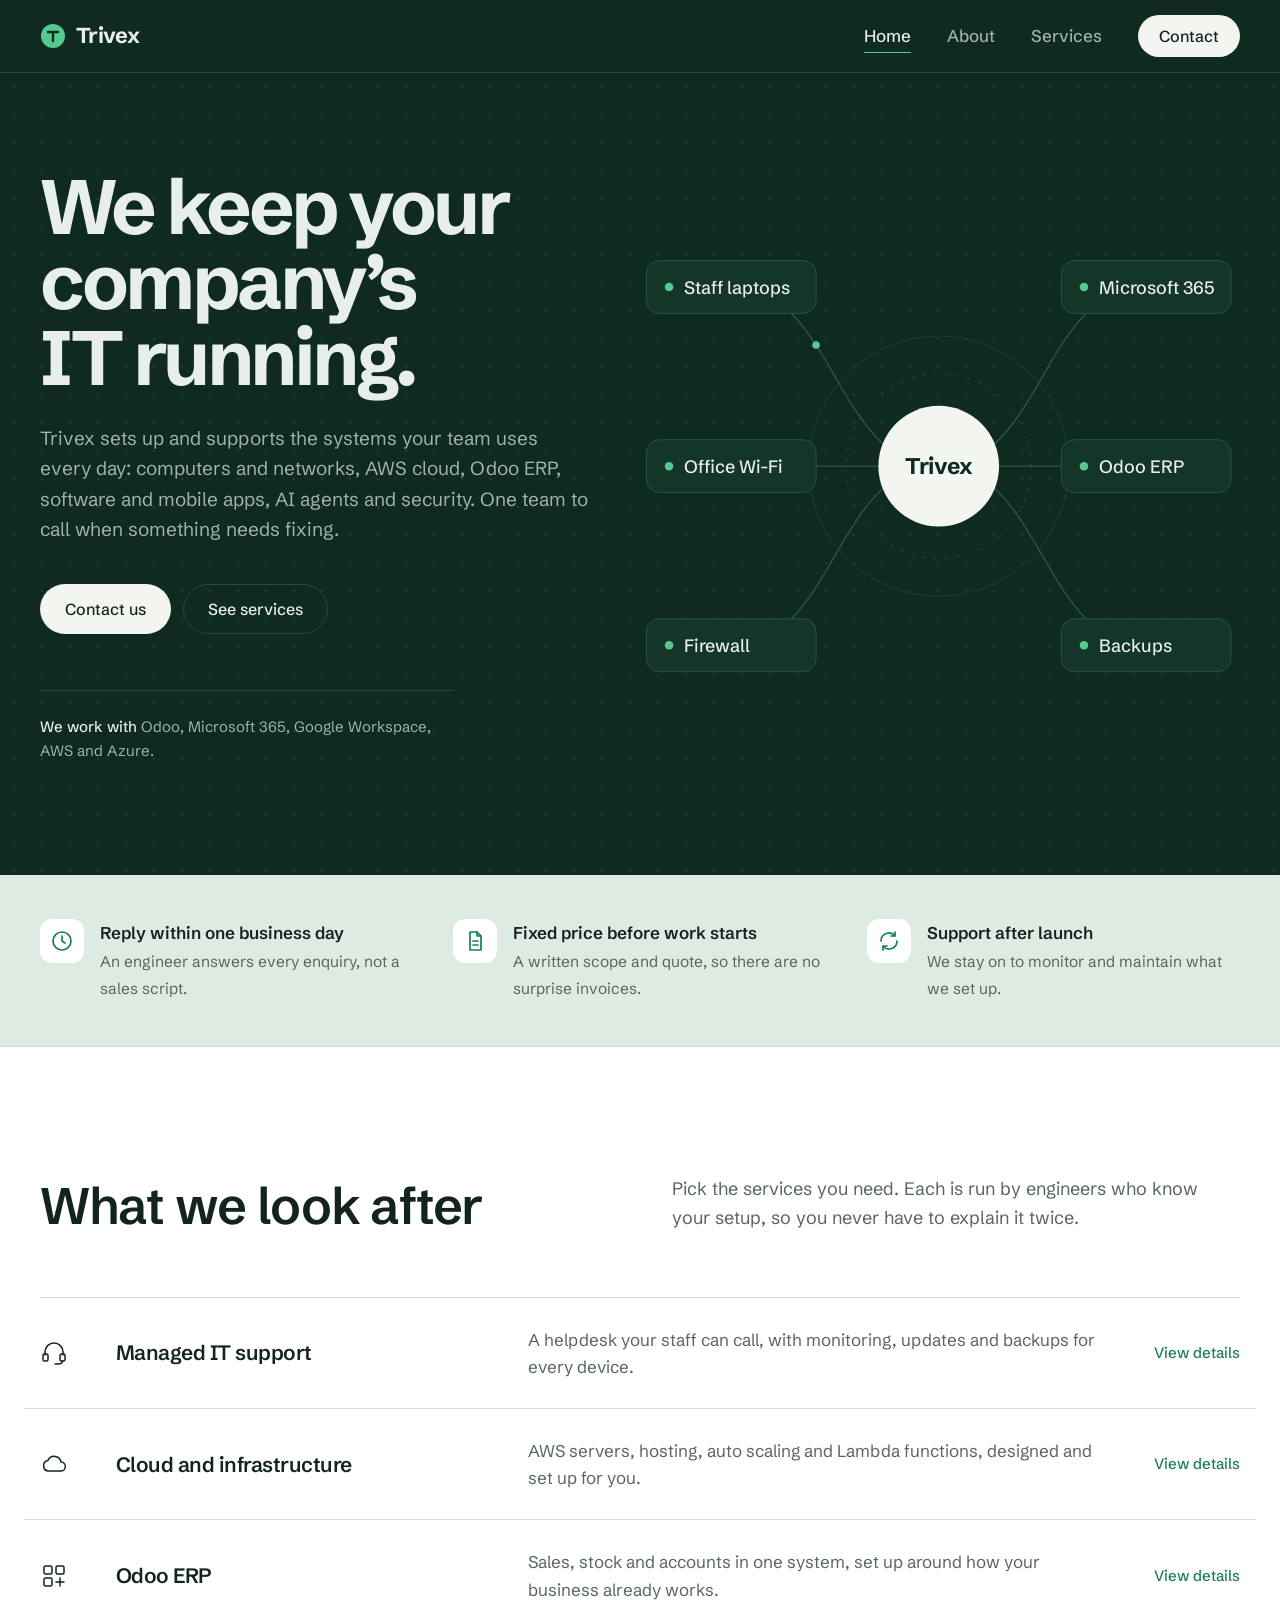
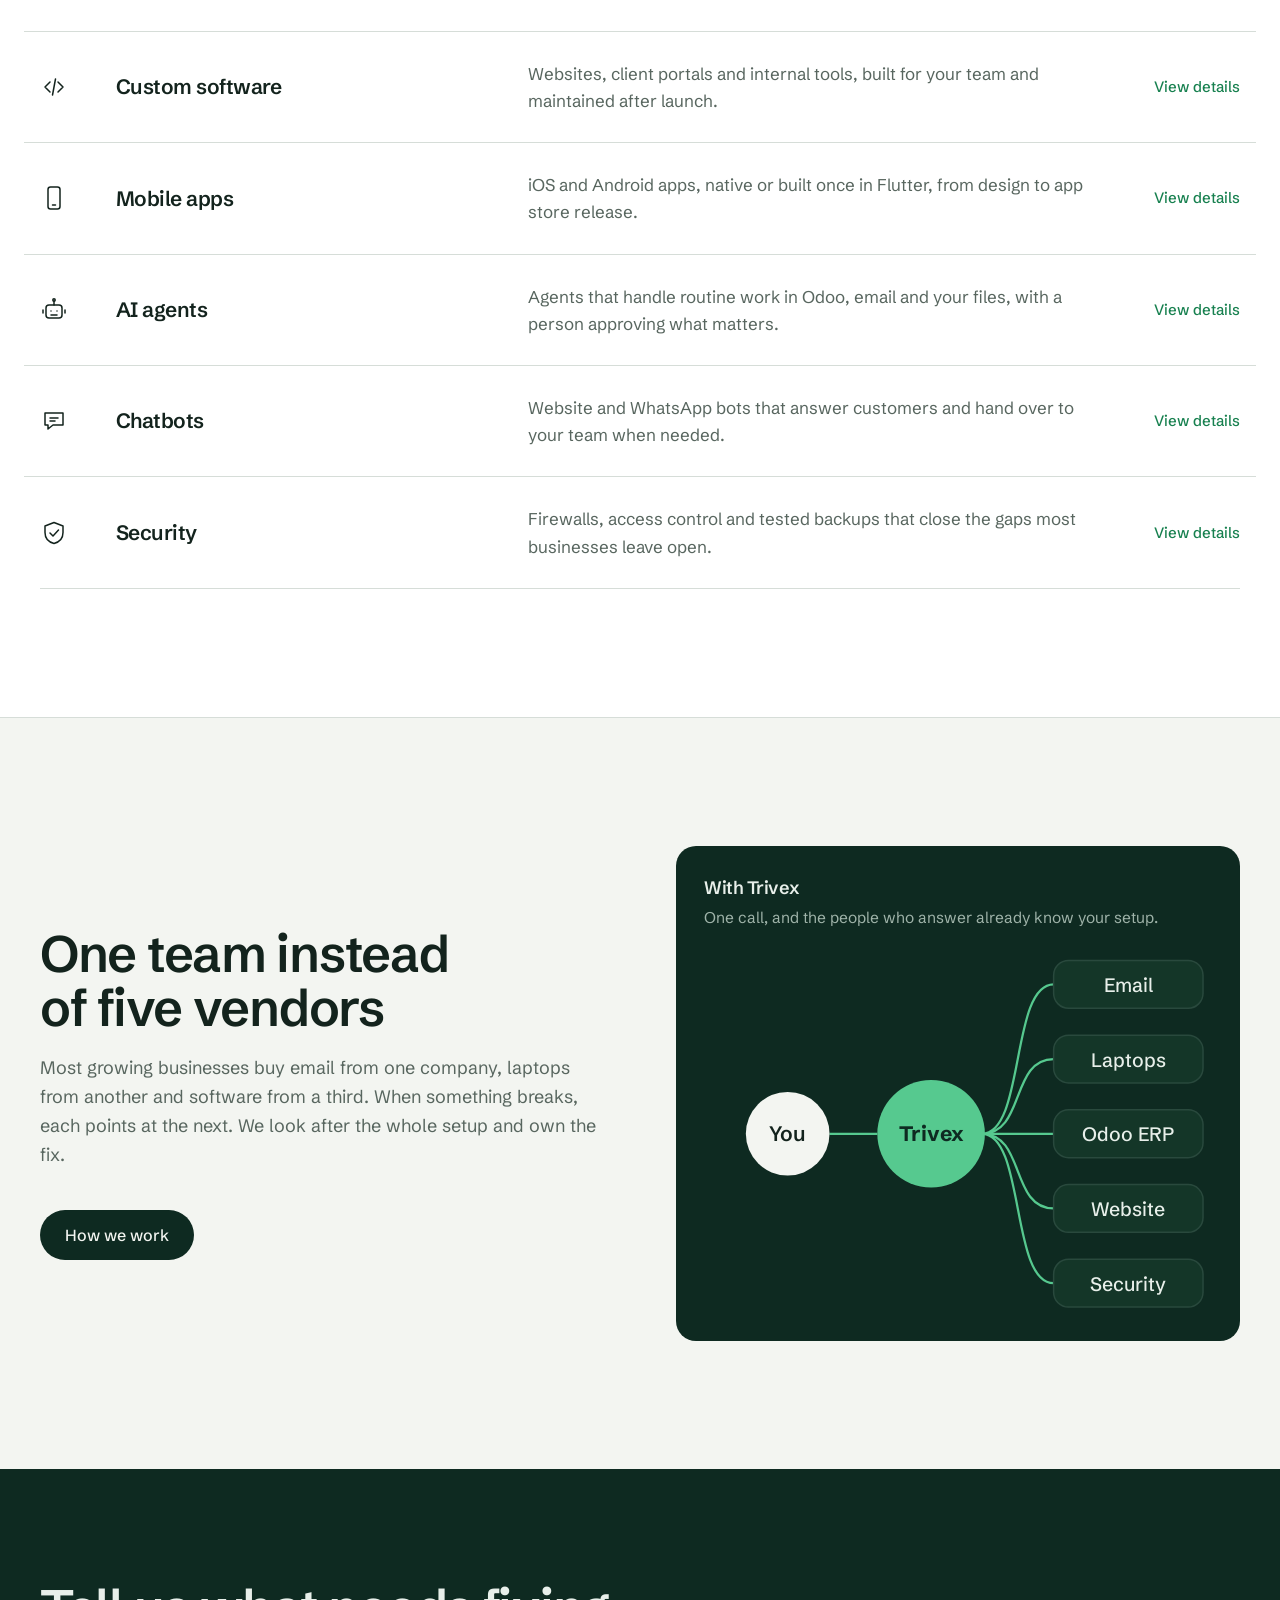
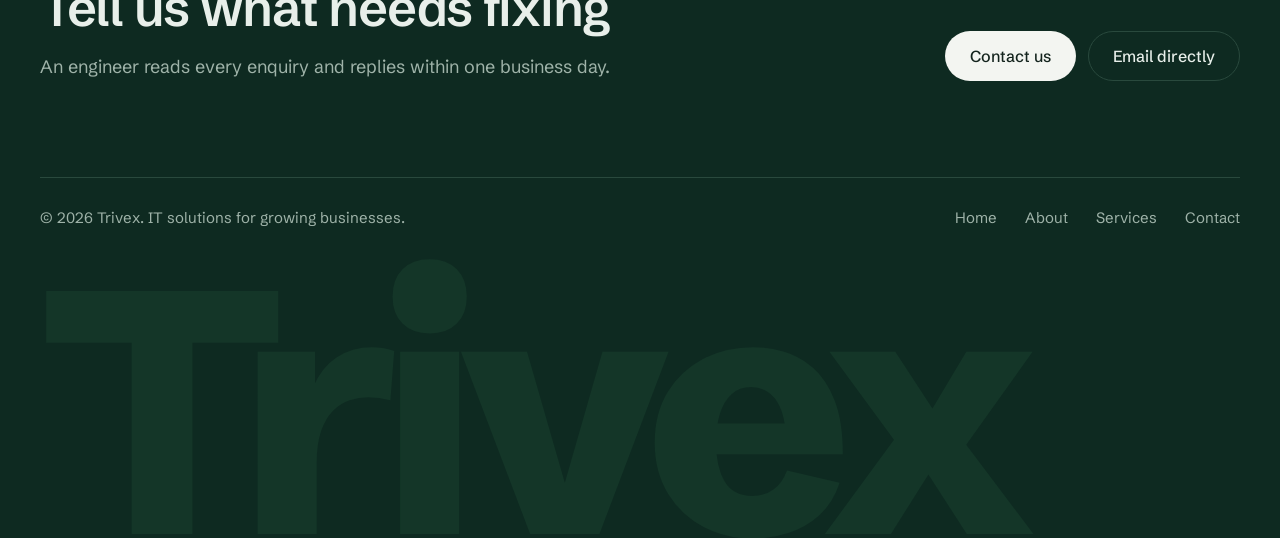
<file: index.html>
<!doctype html>
<html lang="en">
<head>
<meta charset="utf-8">
<meta name="viewport" content="width=device-width, initial-scale=1">
<title>Trivex — IT solutions</title>
<meta name="description" content="Trivex sets up and supports the IT your business runs on: managed support, AWS cloud, Odoo ERP, custom software, mobile apps, AI agents, chatbots and security.">
<link rel="preconnect" href="https://fonts.googleapis.com">
<link rel="preconnect" href="https://fonts.gstatic.com" crossorigin>
<link href="https://fonts.googleapis.com/css2?family=Schibsted+Grotesk:wght@400;500;600;700;800&display=swap" rel="stylesheet">
<link rel="stylesheet" href="styles.css">
</head>
<body>
<svg width="0" height="0" style="position:absolute" aria-hidden="true">
  <symbol id="i-support" viewBox="0 0 28 28"><path d="M5 16v-3a9 9 0 0 1 18 0v3"/><rect x="3" y="15" width="5" height="7" rx="1.5"/><rect x="20" y="15" width="5" height="7" rx="1.5"/><path d="M22.5 22c0 2-2 3-5 3H15"/></symbol>
  <symbol id="i-cloud" viewBox="0 0 28 28"><path d="M8 21h12.5a4.5 4.5 0 0 0 .6-9A7 7 0 0 0 7.8 10.6 5.3 5.3 0 0 0 8 21Z"/></symbol>
  <symbol id="i-erp" viewBox="0 0 28 28"><rect x="4" y="4" width="8" height="8" rx="1.5"/><rect x="16" y="4" width="8" height="8" rx="1.5"/><rect x="4" y="16" width="8" height="8" rx="1.5"/><path d="M20 16v8M16 20h8"/></symbol>
  <symbol id="i-code" viewBox="0 0 28 28"><path d="m10 9-5 5 5 5M18 9l5 5-5 5M15.5 6l-3 16"/></symbol>
  <symbol id="i-shield" viewBox="0 0 28 28"><path d="M14 3.5 23 7v6.5c0 5.6-3.8 9.6-9 11-5.2-1.4-9-5.4-9-11V7l9-3.5Z"/><path d="m10 14 3 3 5.5-6"/></symbol>
  <symbol id="i-phone" viewBox="0 0 28 28"><rect x="8" y="3" width="12" height="22" rx="2.5"/><path d="M12.5 21h3"/></symbol>
  <symbol id="i-agent" viewBox="0 0 28 28"><rect x="6" y="9" width="16" height="13" rx="3"/><path d="M14 9V5M11 15h.01M17 15h.01M11 19h6M3 14v3M25 14v3"/><circle cx="14" cy="4" r="1.2"/></symbol>
  <symbol id="i-chat" viewBox="0 0 28 28"><path d="M5 6h18v12H13l-5 4v-4H5z"/><path d="M10 11h8M10 14h5"/></symbol>
  <symbol id="i-clock" viewBox="0 0 24 24"><circle cx="12" cy="12" r="9"/><path d="M12 7v5l3 2"/></symbol>
  <symbol id="i-doc" viewBox="0 0 24 24"><path d="M7 3h7l4 4v14H7z"/><path d="M14 3v4h4M10 12h5M10 16h5"/></symbol>
  <symbol id="i-loop" viewBox="0 0 24 24"><path d="M4 12a8 8 0 0 1 14-5.3M20 12a8 8 0 0 1-14 5.3"/><path d="M18 3v4h-4M6 21v-4h4"/></symbol>
</svg>

<header class="top">
  <div class="wrap bar">
    <a class="logo" href="index.html" aria-label="Trivex home">
      <svg viewBox="0 0 26 26" aria-hidden="true"><circle cx="13" cy="13" r="12" fill="#56C98F"/><path d="M8 9h10M13 9v9" stroke="#0E2A21" stroke-width="2.4" stroke-linecap="round"/></svg>
      Trivex
    </a>
    <button class="menu-btn" type="button" aria-expanded="false" aria-controls="nav"><i></i>Menu</button>
    <nav id="nav" aria-label="Main">
      <a href="index.html" aria-current="page">Home</a>
      <a href="about.html">About</a>
      <a href="services.html">Services</a>
      <a class="btn btn-light" href="contact.html">Contact</a>
    </nav>
  </div>
</header>

<main>
  <div class="dots">
    <div class="wrap hero-grid">
      <div>
        <h1>We keep your company’s IT running.</h1>
        <p class="lede">Trivex sets up and supports the systems your team uses every day: computers and networks, AWS cloud, Odoo ERP, software and mobile apps, AI agents and security. One team to call when something needs fixing.</p>
        <div class="actions">
          <a class="btn btn-light" href="contact.html">Contact us</a>
          <a class="btn btn-line" href="services.html">See services</a>
        </div>
        <p class="works"><strong>We work with</strong> Odoo, Microsoft 365, Google Workspace, AWS and Azure.</p>
      </div>

      <svg class="net" id="net" viewBox="0 0 640 520" role="img" aria-label="Diagram: Trivex at the centre, connected to a business’s laptops, office Wi-Fi, firewall, Microsoft 365, Odoo ERP and backups.">
        <defs>
          <path id="p1" d="M320 260C210 260 210 70 100 70"/>
          <path id="p2" d="M320 260H100"/>
          <path id="p3" d="M320 260C210 260 210 450 100 450"/>
          <path id="p4" d="M320 260C430 260 430 70 540 70"/>
          <path id="p5" d="M320 260H540"/>
          <path id="p6" d="M320 260C430 260 430 450 540 450"/>
        </defs>
        <circle cx="320" cy="260" r="138" fill="none" stroke="#1F4034"/>
        <circle class="ring" cx="320" cy="260" r="98" fill="none" stroke="#2E5447" stroke-dasharray="3 9"/>
        <g fill="none" stroke="#2E5447" stroke-width="1.5">
          <use href="#p1"/><use href="#p2"/><use href="#p3"/><use href="#p4"/><use href="#p5"/><use href="#p6"/>
        </g>
        <g fill="#56C98F">
          <circle r="4"><animateMotion dur="3.4s" repeatCount="indefinite" begin="-0.4s"><mpath href="#p1"/></animateMotion></circle>
          <circle r="4"><animateMotion dur="3s" repeatCount="indefinite" begin="-1.6s" keyPoints="1;0" keyTimes="0;1" calcMode="linear"><mpath href="#p2"/></animateMotion></circle>
          <circle r="4"><animateMotion dur="3.8s" repeatCount="indefinite" begin="-2.4s"><mpath href="#p3"/></animateMotion></circle>
          <circle r="4"><animateMotion dur="3.2s" repeatCount="indefinite" begin="-1s" keyPoints="1;0" keyTimes="0;1" calcMode="linear"><mpath href="#p4"/></animateMotion></circle>
          <circle r="4"><animateMotion dur="2.8s" repeatCount="indefinite" begin="-0.2s"><mpath href="#p5"/></animateMotion></circle>
          <circle r="4"><animateMotion dur="3.6s" repeatCount="indefinite" begin="-2s" keyPoints="1;0" keyTimes="0;1" calcMode="linear"><mpath href="#p6"/></animateMotion></circle>
        </g>
        <g font-size="19" font-weight="500" fill="#E8EFEA">
          <rect x="10" y="42" width="180" height="56" rx="14" fill="#143628" stroke="#2E5447"/><circle cx="34" cy="70" r="4.5" fill="#56C98F"/><text x="50" y="77">Staff laptops</text>
          <rect x="10" y="232" width="180" height="56" rx="14" fill="#143628" stroke="#2E5447"/><circle cx="34" cy="260" r="4.5" fill="#56C98F"/><text x="50" y="267">Office Wi-Fi</text>
          <rect x="10" y="422" width="180" height="56" rx="14" fill="#143628" stroke="#2E5447"/><circle cx="34" cy="450" r="4.5" fill="#56C98F"/><text x="50" y="457">Firewall</text>
          <rect x="450" y="42" width="180" height="56" rx="14" fill="#143628" stroke="#2E5447"/><circle cx="474" cy="70" r="4.5" fill="#56C98F"/><text x="490" y="77">Microsoft 365</text>
          <rect x="450" y="232" width="180" height="56" rx="14" fill="#143628" stroke="#2E5447"/><circle cx="474" cy="260" r="4.5" fill="#56C98F"/><text x="490" y="267">Odoo ERP</text>
          <rect x="450" y="422" width="180" height="56" rx="14" fill="#143628" stroke="#2E5447"/><circle cx="474" cy="450" r="4.5" fill="#56C98F"/><text x="490" y="457">Backups</text>
        </g>
        <circle cx="320" cy="260" r="64" fill="#F3F5F1"/>
        <text x="320" y="268" text-anchor="middle" font-size="24" font-weight="700" fill="#0E2A21" letter-spacing="-0.5">Trivex</text>
      </svg>
    </div>
  </div>

  <div class="promise">
    <ul class="wrap">
      <li><svg aria-hidden="true"><use href="#i-clock"/></svg><div><strong>Reply within one business day</strong><span>An engineer answers every enquiry, not a sales script.</span></div></li>
      <li><svg aria-hidden="true"><use href="#i-doc"/></svg><div><strong>Fixed price before work starts</strong><span>A written scope and quote, so there are no surprise invoices.</span></div></li>
      <li><svg aria-hidden="true"><use href="#i-loop"/></svg><div><strong>Support after launch</strong><span>We stay on to monitor and maintain what we set up.</span></div></li>
    </ul>
  </div>

  <section class="sec white">
    <div class="wrap">
      <div class="sec-head">
        <h2>What we look after</h2>
        <p class="lede">Pick the services you need. Each is run by engineers who know your setup, so you never have to explain it twice.</p>
      </div>
      <ul class="svc-links">
        <li><a href="services.html#managed-it">
          <svg aria-hidden="true"><use href="#i-support"/></svg>
          <h3>Managed IT support</h3>
          <p>A helpdesk your staff can call, with monitoring, updates and backups for every device.</p>
          <span class="more">View details</span>
        </a></li>
        <li><a href="services.html#cloud">
          <svg aria-hidden="true"><use href="#i-cloud"/></svg>
          <h3>Cloud and infrastructure</h3>
          <p>AWS servers, hosting, auto scaling and Lambda functions, designed and set up for you.</p>
          <span class="more">View details</span>
        </a></li>
        <li><a href="services.html#odoo">
          <svg aria-hidden="true"><use href="#i-erp"/></svg>
          <h3>Odoo ERP</h3>
          <p>Sales, stock and accounts in one system, set up around how your business already works.</p>
          <span class="more">View details</span>
        </a></li>
        <li><a href="services.html#software">
          <svg aria-hidden="true"><use href="#i-code"/></svg>
          <h3>Custom software</h3>
          <p>Websites, client portals and internal tools, built for your team and maintained after launch.</p>
          <span class="more">View details</span>
        </a></li>
        <li><a href="services.html#mobile-apps">
          <svg aria-hidden="true"><use href="#i-phone"/></svg>
          <h3>Mobile apps</h3>
          <p>iOS and Android apps, native or built once in Flutter, from design to app store release.</p>
          <span class="more">View details</span>
        </a></li>
        <li><a href="services.html#ai-agents">
          <svg aria-hidden="true"><use href="#i-agent"/></svg>
          <h3>AI agents</h3>
          <p>Agents that handle routine work in Odoo, email and your files, with a person approving what matters.</p>
          <span class="more">View details</span>
        </a></li>
        <li><a href="services.html#chatbots">
          <svg aria-hidden="true"><use href="#i-chat"/></svg>
          <h3>Chatbots</h3>
          <p>Website and WhatsApp bots that answer customers and hand over to your team when needed.</p>
          <span class="more">View details</span>
        </a></li>
        <li><a href="services.html#security">
          <svg aria-hidden="true"><use href="#i-shield"/></svg>
          <h3>Security</h3>
          <p>Firewalls, access control and tested backups that close the gaps most businesses leave open.</p>
          <span class="more">View details</span>
        </a></li>
      </ul>
    </div>
  </section>

  <section class="sec">
    <div class="wrap split">
      <div>
        <h2>One team instead of five vendors</h2>
        <p class="lede">Most growing businesses buy email from one company, laptops from another and software from a third. When something breaks, each points at the next. We look after the whole setup and own the fix.</p>
        <div class="actions"><a class="btn btn-dark" href="about.html">How we work</a></div>
      </div>
      <div class="panel after">
          <h3>With Trivex</h3>
          <p>One call, and the people who answer already know your setup.</p>
          <svg viewBox="0 0 340 250" aria-hidden="true">
            <g stroke="#56C98F" stroke-width="1.5" fill="none">
              <path d="M116 125H84"/>
              <path d="M186 125C215 125 205 25 234 25M186 125C215 125 205 75 234 75M186 125H234M186 125C215 125 205 175 234 175M186 125C215 125 205 225 234 225"/>
            </g>
            <circle cx="56" cy="125" r="28" fill="#F3F5F1"/><text x="56" y="130" text-anchor="middle" font-size="14" font-weight="600" fill="#13231D">You</text>
            <circle cx="152" cy="125" r="36" fill="#56C98F"/><text x="152" y="130" text-anchor="middle" font-size="14" font-weight="700" fill="#0E2A21">Trivex</text>
            <g font-size="13" font-weight="500" fill="#E8EFEA">
              <rect x="234" y="9" width="100" height="32" rx="10" fill="#143628" stroke="#29493D"/><text x="284" y="30" text-anchor="middle">Email</text>
              <rect x="234" y="59" width="100" height="32" rx="10" fill="#143628" stroke="#29493D"/><text x="284" y="80" text-anchor="middle">Laptops</text>
              <rect x="234" y="109" width="100" height="32" rx="10" fill="#143628" stroke="#29493D"/><text x="284" y="130" text-anchor="middle">Odoo ERP</text>
              <rect x="234" y="159" width="100" height="32" rx="10" fill="#143628" stroke="#29493D"/><text x="284" y="180" text-anchor="middle">Website</text>
              <rect x="234" y="209" width="100" height="32" rx="10" fill="#143628" stroke="#29493D"/><text x="284" y="230" text-anchor="middle">Security</text>
            </g>
          </svg>
        </div>
    </div>
  </section>
</main>

<footer class="site-foot">
  <div class="wrap">
    <div class="cta">
      <div>
        <h2>Tell us what needs fixing</h2>
        <p class="lede">An engineer reads every enquiry and replies within one business day.</p>
      </div>
      <div class="actions">
        <a class="btn btn-light" href="contact.html">Contact us</a>
        <a class="btn btn-line" href="mailto:trivexitsolution@gmail.com">Email directly</a>
      </div>
    </div>
    <div class="foot">
      <span>© <span id="yr">2026</span> Trivex. IT solutions for growing businesses.</span>
      <nav aria-label="Footer"><a href="index.html">Home</a><a href="about.html">About</a><a href="services.html">Services</a><a href="contact.html">Contact</a></nav>
    </div>
    <div class="mark" aria-hidden="true">Trivex</div>
  </div>
</footer>

<script src="script.js"></script>
</body>
</html>
</file>
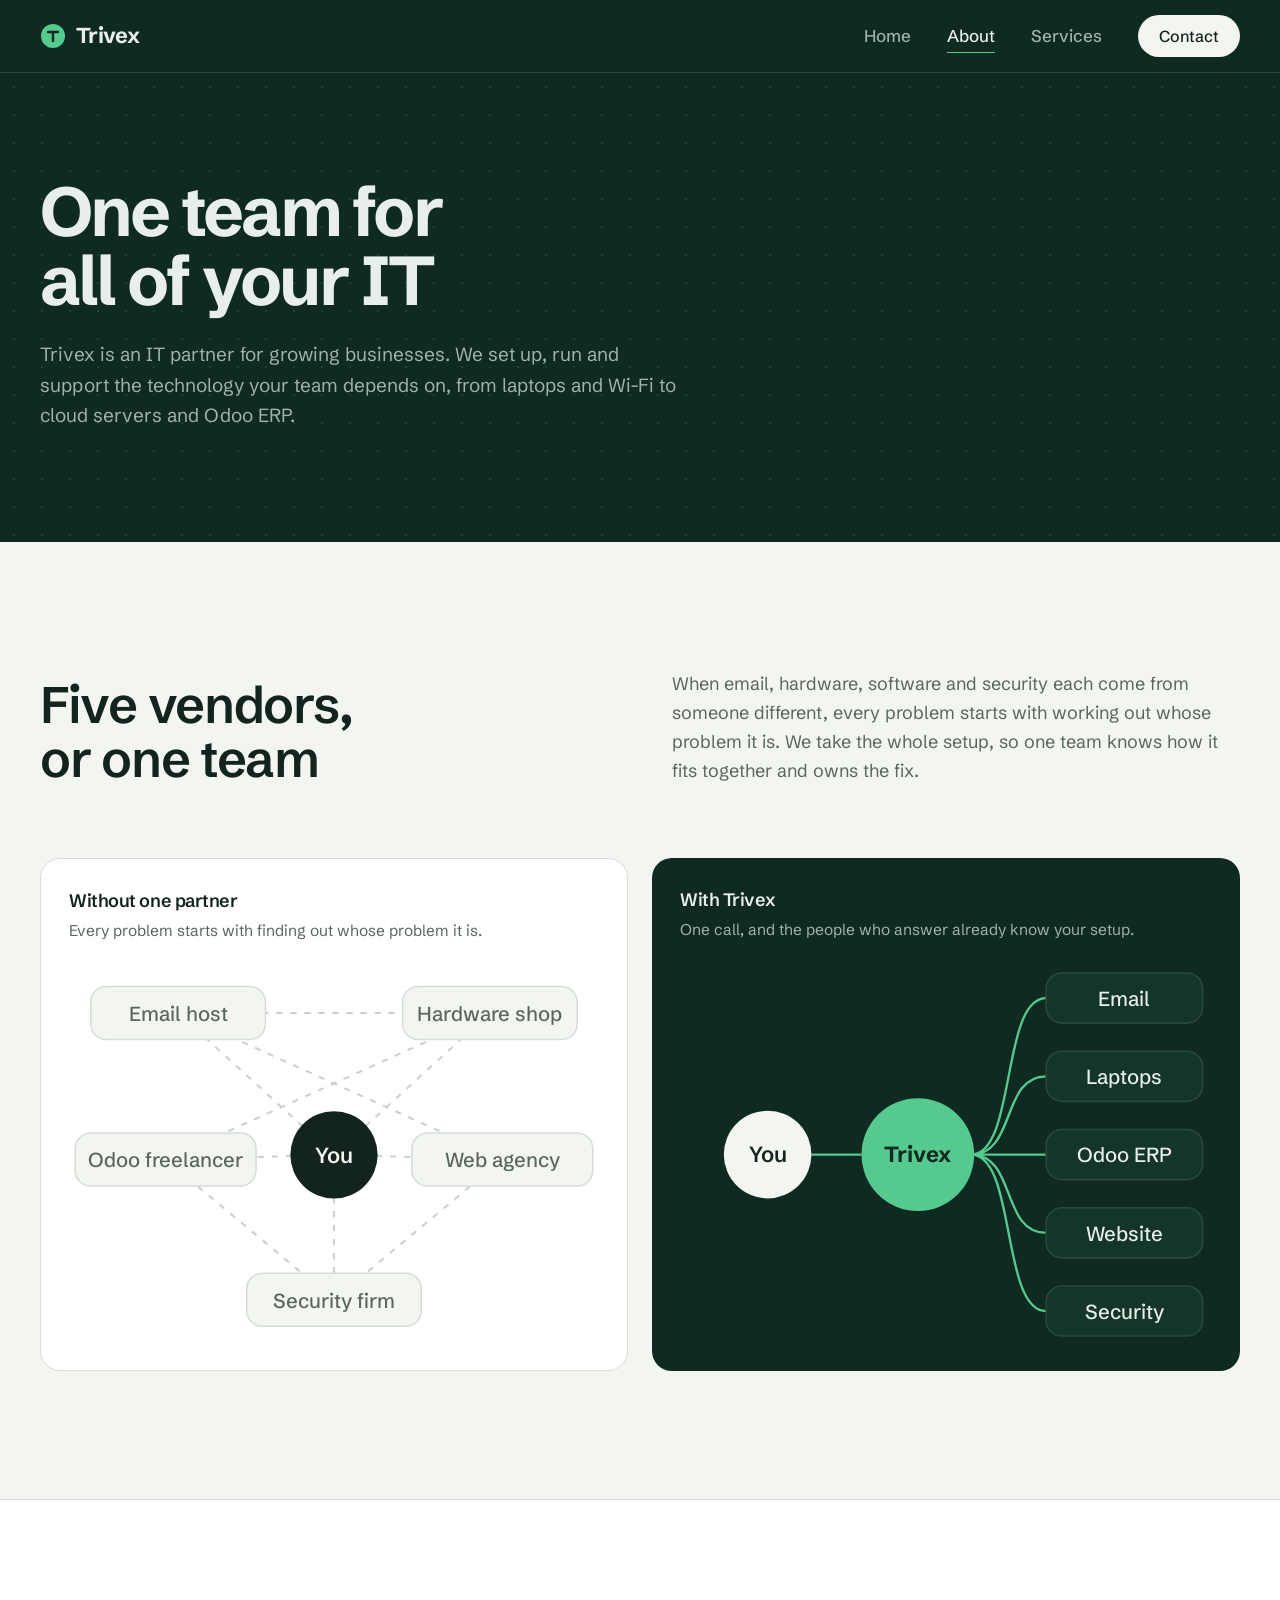
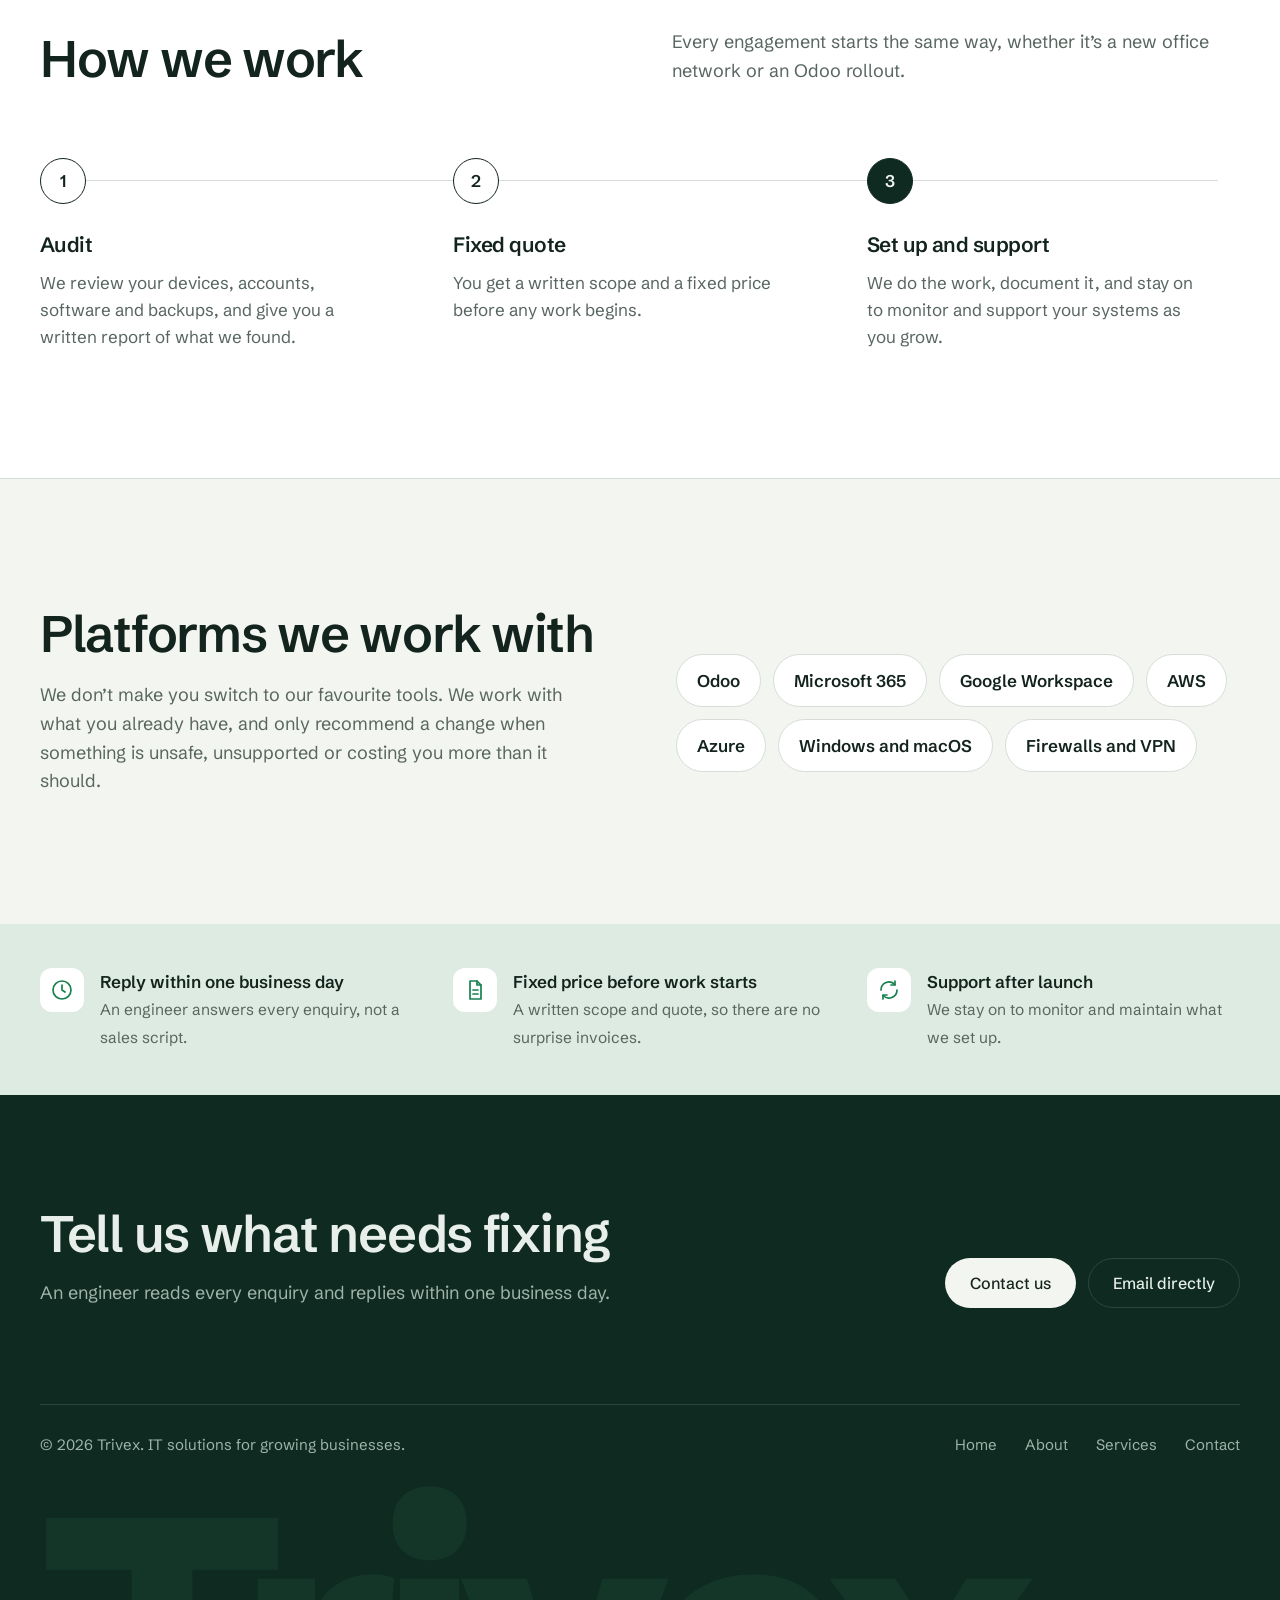
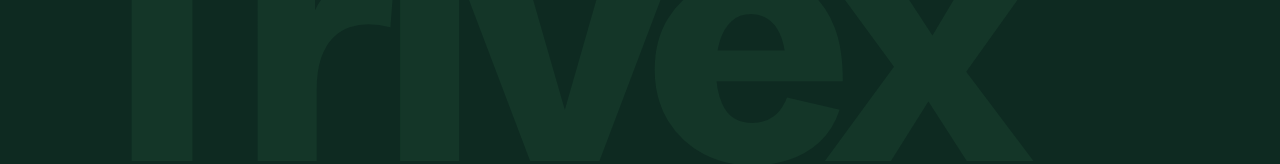
<file: about.html>
<!doctype html>
<html lang="en">
<head>
<meta charset="utf-8">
<meta name="viewport" content="width=device-width, initial-scale=1">
<title>About — Trivex</title>
<meta name="description" content="Trivex is one team for all of your business IT: support, cloud, Odoo ERP, software, mobile apps, AI and security.">
<link rel="preconnect" href="https://fonts.googleapis.com">
<link rel="preconnect" href="https://fonts.gstatic.com" crossorigin>
<link href="https://fonts.googleapis.com/css2?family=Schibsted+Grotesk:wght@400;500;600;700;800&display=swap" rel="stylesheet">
<link rel="stylesheet" href="styles.css">
</head>
<body>
<svg width="0" height="0" style="position:absolute" aria-hidden="true">
  <symbol id="i-support" viewBox="0 0 28 28"><path d="M5 16v-3a9 9 0 0 1 18 0v3"/><rect x="3" y="15" width="5" height="7" rx="1.5"/><rect x="20" y="15" width="5" height="7" rx="1.5"/><path d="M22.5 22c0 2-2 3-5 3H15"/></symbol>
  <symbol id="i-cloud" viewBox="0 0 28 28"><path d="M8 21h12.5a4.5 4.5 0 0 0 .6-9A7 7 0 0 0 7.8 10.6 5.3 5.3 0 0 0 8 21Z"/></symbol>
  <symbol id="i-erp" viewBox="0 0 28 28"><rect x="4" y="4" width="8" height="8" rx="1.5"/><rect x="16" y="4" width="8" height="8" rx="1.5"/><rect x="4" y="16" width="8" height="8" rx="1.5"/><path d="M20 16v8M16 20h8"/></symbol>
  <symbol id="i-code" viewBox="0 0 28 28"><path d="m10 9-5 5 5 5M18 9l5 5-5 5M15.5 6l-3 16"/></symbol>
  <symbol id="i-shield" viewBox="0 0 28 28"><path d="M14 3.5 23 7v6.5c0 5.6-3.8 9.6-9 11-5.2-1.4-9-5.4-9-11V7l9-3.5Z"/><path d="m10 14 3 3 5.5-6"/></symbol>
  <symbol id="i-phone" viewBox="0 0 28 28"><rect x="8" y="3" width="12" height="22" rx="2.5"/><path d="M12.5 21h3"/></symbol>
  <symbol id="i-agent" viewBox="0 0 28 28"><rect x="6" y="9" width="16" height="13" rx="3"/><path d="M14 9V5M11 15h.01M17 15h.01M11 19h6M3 14v3M25 14v3"/><circle cx="14" cy="4" r="1.2"/></symbol>
  <symbol id="i-chat" viewBox="0 0 28 28"><path d="M5 6h18v12H13l-5 4v-4H5z"/><path d="M10 11h8M10 14h5"/></symbol>
  <symbol id="i-clock" viewBox="0 0 24 24"><circle cx="12" cy="12" r="9"/><path d="M12 7v5l3 2"/></symbol>
  <symbol id="i-doc" viewBox="0 0 24 24"><path d="M7 3h7l4 4v14H7z"/><path d="M14 3v4h4M10 12h5M10 16h5"/></symbol>
  <symbol id="i-loop" viewBox="0 0 24 24"><path d="M4 12a8 8 0 0 1 14-5.3M20 12a8 8 0 0 1-14 5.3"/><path d="M18 3v4h-4M6 21v-4h4"/></symbol>
</svg>

<header class="top">
  <div class="wrap bar">
    <a class="logo" href="index.html" aria-label="Trivex home">
      <svg viewBox="0 0 26 26" aria-hidden="true"><circle cx="13" cy="13" r="12" fill="#56C98F"/><path d="M8 9h10M13 9v9" stroke="#0E2A21" stroke-width="2.4" stroke-linecap="round"/></svg>
      Trivex
    </a>
    <button class="menu-btn" type="button" aria-expanded="false" aria-controls="nav"><i></i>Menu</button>
    <nav id="nav" aria-label="Main">
      <a href="index.html">Home</a>
      <a href="about.html" aria-current="page">About</a>
      <a href="services.html">Services</a>
      <a class="btn btn-light" href="contact.html">Contact</a>
    </nav>
  </div>
</header>

  <div class="dots page-hero">
    <div class="wrap">
      <h1>One team for all of your IT</h1>
      <p class="lede">Trivex is an IT partner for growing businesses. We set up, run and support the technology your team depends on, from laptops and Wi-Fi to cloud servers and Odoo ERP.</p>
    </div>
  </div>

<main>
  <section class="sec">
    <div class="wrap">
      <div class="sec-head">
        <h2>Five vendors, or one team</h2>
        <p class="lede">When email, hardware, software and security each come from someone different, every problem starts with working out whose problem it is. We take the whole setup, so one team knows how it fits together and owns the fix.</p>
      </div>
      <div class="compare">
        <div class="panel before">
          <h3>Without one partner</h3>
          <p>Every problem starts with finding out whose problem it is.</p>
          <svg viewBox="0 0 340 250" aria-hidden="true">
            <g stroke="#C9D1CC" stroke-width="1.3" stroke-dasharray="4 5" fill="none">
              <path d="M170 125 70 34M170 125 270 34M170 125 62 128M170 125 278 128M170 125 170 218"/>
              <path d="M70 34 278 128M270 34 62 128M62 128 170 218M278 128 170 218M70 34 270 34"/>
            </g>
            <g font-size="13" font-weight="500" fill="#58665F">
              <rect x="14" y="17" width="112" height="34" rx="10" fill="#F3F5F1" stroke="#D6DDD8"/><text x="70" y="39" text-anchor="middle">Email host</text>
              <rect x="214" y="17" width="112" height="34" rx="10" fill="#F3F5F1" stroke="#D6DDD8"/><text x="270" y="39" text-anchor="middle">Hardware shop</text>
              <rect x="4" y="111" width="116" height="34" rx="10" fill="#F3F5F1" stroke="#D6DDD8"/><text x="62" y="133" text-anchor="middle">Odoo freelancer</text>
              <rect x="220" y="111" width="116" height="34" rx="10" fill="#F3F5F1" stroke="#D6DDD8"/><text x="278" y="133" text-anchor="middle">Web agency</text>
              <rect x="114" y="201" width="112" height="34" rx="10" fill="#F3F5F1" stroke="#D6DDD8"/><text x="170" y="223" text-anchor="middle">Security firm</text>
            </g>
            <circle cx="170" cy="125" r="28" fill="#13231D"/><text x="170" y="130" text-anchor="middle" font-size="14" font-weight="600" fill="#F3F5F1">You</text>
          </svg>
        </div>
        <div class="panel after">
          <h3>With Trivex</h3>
          <p>One call, and the people who answer already know your setup.</p>
          <svg viewBox="0 0 340 250" aria-hidden="true">
            <g stroke="#56C98F" stroke-width="1.5" fill="none">
              <path d="M116 125H84"/>
              <path d="M186 125C215 125 205 25 234 25M186 125C215 125 205 75 234 75M186 125H234M186 125C215 125 205 175 234 175M186 125C215 125 205 225 234 225"/>
            </g>
            <circle cx="56" cy="125" r="28" fill="#F3F5F1"/><text x="56" y="130" text-anchor="middle" font-size="14" font-weight="600" fill="#13231D">You</text>
            <circle cx="152" cy="125" r="36" fill="#56C98F"/><text x="152" y="130" text-anchor="middle" font-size="14" font-weight="700" fill="#0E2A21">Trivex</text>
            <g font-size="13" font-weight="500" fill="#E8EFEA">
              <rect x="234" y="9" width="100" height="32" rx="10" fill="#143628" stroke="#29493D"/><text x="284" y="30" text-anchor="middle">Email</text>
              <rect x="234" y="59" width="100" height="32" rx="10" fill="#143628" stroke="#29493D"/><text x="284" y="80" text-anchor="middle">Laptops</text>
              <rect x="234" y="109" width="100" height="32" rx="10" fill="#143628" stroke="#29493D"/><text x="284" y="130" text-anchor="middle">Odoo ERP</text>
              <rect x="234" y="159" width="100" height="32" rx="10" fill="#143628" stroke="#29493D"/><text x="284" y="180" text-anchor="middle">Website</text>
              <rect x="234" y="209" width="100" height="32" rx="10" fill="#143628" stroke="#29493D"/><text x="284" y="230" text-anchor="middle">Security</text>
            </g>
          </svg>
        </div>
      </div>
    </div>
  </section>

  <section class="sec white">
    <div class="wrap">
      <div class="sec-head">
        <h2>How we work</h2>
        <p class="lede">Every engagement starts the same way, whether it’s a new office network or an Odoo rollout.</p>
      </div>
      <ol class="steps">
        <li><h3>Audit</h3><p>We review your devices, accounts, software and backups, and give you a written report of what we found.</p></li>
        <li><h3>Fixed quote</h3><p>You get a written scope and a fixed price before any work begins.</p></li>
        <li><h3>Set up and support</h3><p>We do the work, document it, and stay on to monitor and support your systems as you grow.</p></li>
      </ol>
    </div>
  </section>

  <section class="sec">
    <div class="wrap split">
      <div>
        <h2>Platforms we work with</h2>
        <p class="lede">We don’t make you switch to our favourite tools. We work with what you already have, and only recommend a change when something is unsafe, unsupported or costing you more than it should.</p>
      </div>
      <ul class="platforms">
        <li>Odoo</li><li>Microsoft 365</li><li>Google Workspace</li><li>AWS</li><li>Azure</li><li>Windows and macOS</li><li>Firewalls and VPN</li>
      </ul>
    </div>
  </section>

  <div class="promise">
    <ul class="wrap">
      <li><svg aria-hidden="true"><use href="#i-clock"/></svg><div><strong>Reply within one business day</strong><span>An engineer answers every enquiry, not a sales script.</span></div></li>
      <li><svg aria-hidden="true"><use href="#i-doc"/></svg><div><strong>Fixed price before work starts</strong><span>A written scope and quote, so there are no surprise invoices.</span></div></li>
      <li><svg aria-hidden="true"><use href="#i-loop"/></svg><div><strong>Support after launch</strong><span>We stay on to monitor and maintain what we set up.</span></div></li>
    </ul>
  </div>
</main>

<footer class="site-foot">
  <div class="wrap">
    <div class="cta">
      <div>
        <h2>Tell us what needs fixing</h2>
        <p class="lede">An engineer reads every enquiry and replies within one business day.</p>
      </div>
      <div class="actions">
        <a class="btn btn-light" href="contact.html">Contact us</a>
        <a class="btn btn-line" href="mailto:trivexitsolution@gmail.com">Email directly</a>
      </div>
    </div>
    <div class="foot">
      <span>© <span id="yr">2026</span> Trivex. IT solutions for growing businesses.</span>
      <nav aria-label="Footer"><a href="index.html">Home</a><a href="about.html">About</a><a href="services.html">Services</a><a href="contact.html">Contact</a></nav>
    </div>
    <div class="mark" aria-hidden="true">Trivex</div>
  </div>
</footer>

<script src="script.js"></script>
</body>
</html>
</file>
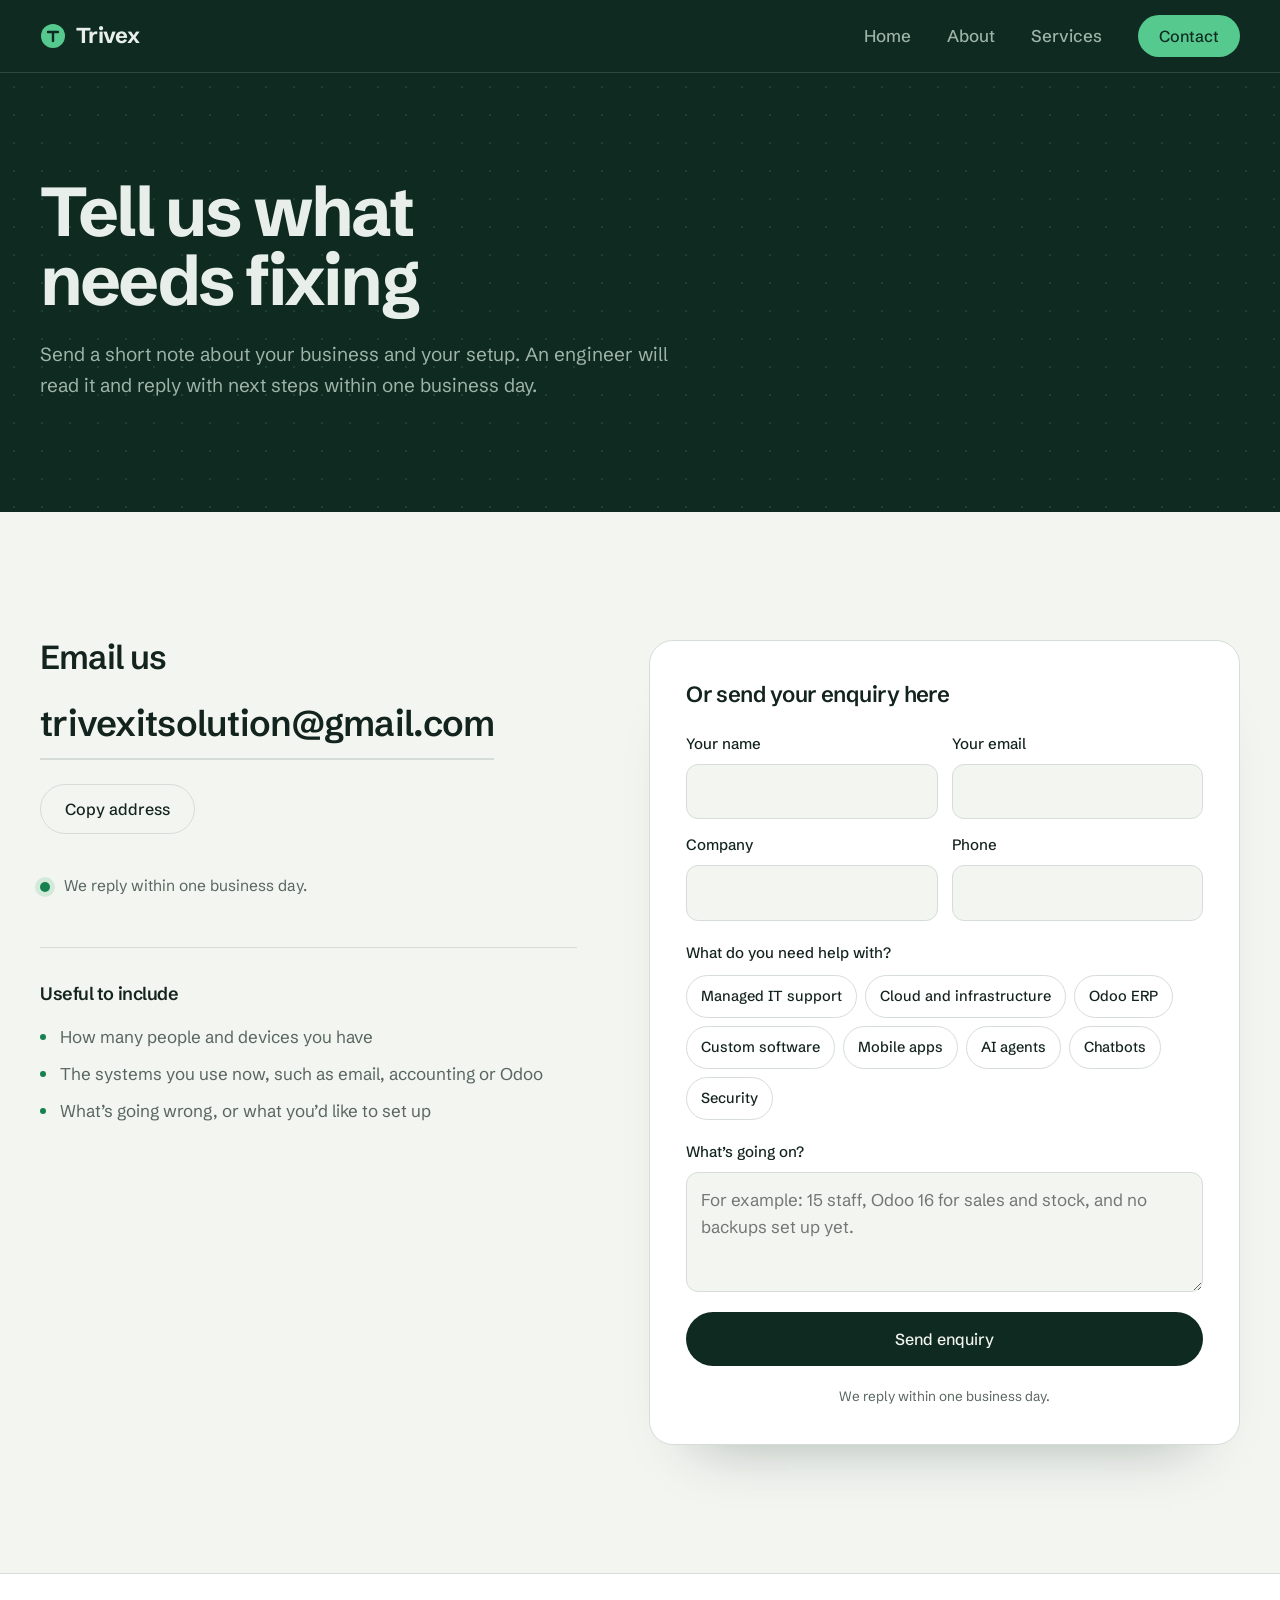
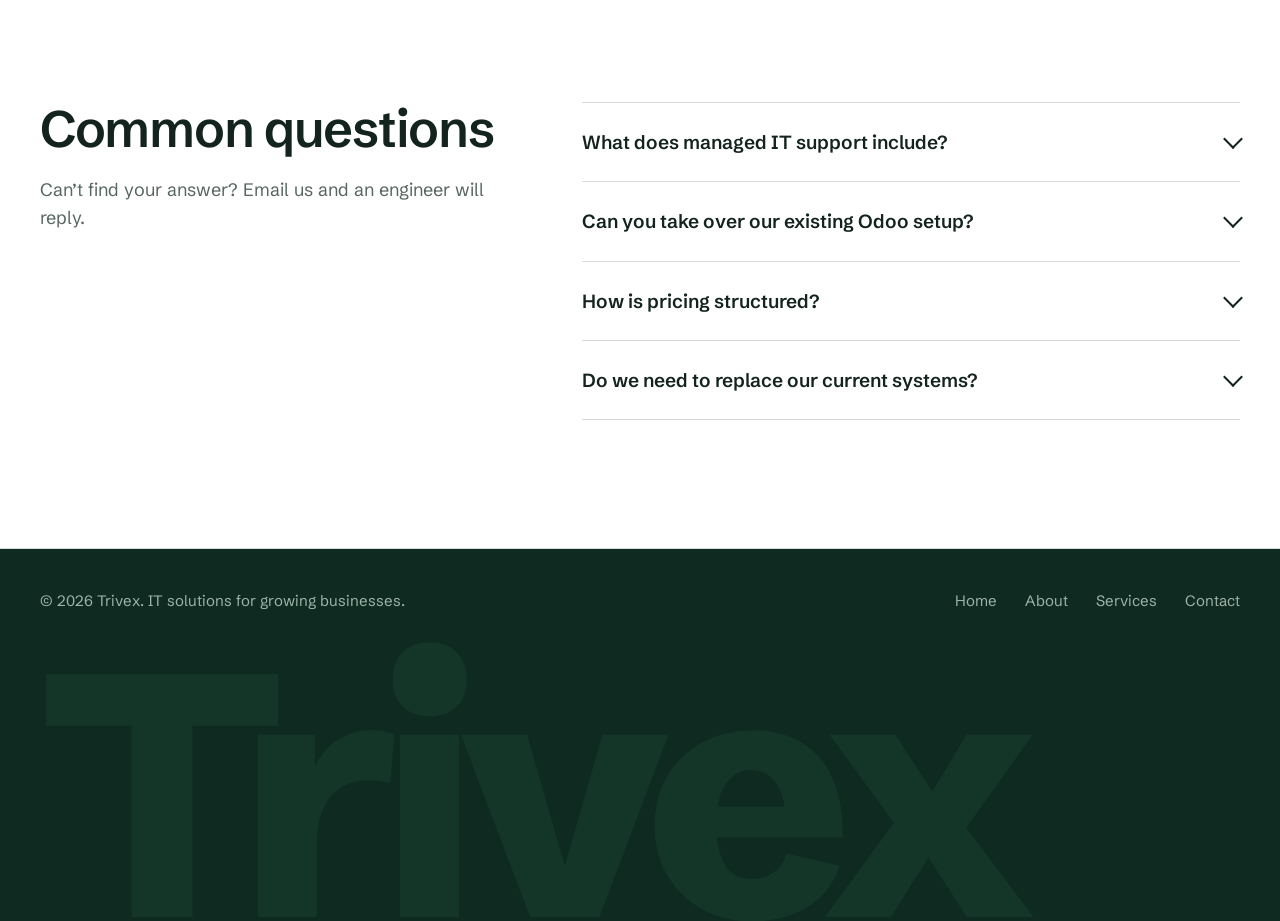
<file: contact.html>
<!doctype html>
<html lang="en">
<head>
<meta charset="utf-8">
<meta name="viewport" content="width=device-width, initial-scale=1">
<title>Contact — Trivex</title>
<meta name="description" content="Email Trivex about your IT. An engineer replies within one business day.">
<link rel="preconnect" href="https://fonts.googleapis.com">
<link rel="preconnect" href="https://fonts.gstatic.com" crossorigin>
<link href="https://fonts.googleapis.com/css2?family=Schibsted+Grotesk:wght@400;500;600;700;800&display=swap" rel="stylesheet">
<link rel="stylesheet" href="styles.css">
</head>
<body>
<svg width="0" height="0" style="position:absolute" aria-hidden="true">
  <symbol id="i-support" viewBox="0 0 28 28"><path d="M5 16v-3a9 9 0 0 1 18 0v3"/><rect x="3" y="15" width="5" height="7" rx="1.5"/><rect x="20" y="15" width="5" height="7" rx="1.5"/><path d="M22.5 22c0 2-2 3-5 3H15"/></symbol>
  <symbol id="i-cloud" viewBox="0 0 28 28"><path d="M8 21h12.5a4.5 4.5 0 0 0 .6-9A7 7 0 0 0 7.8 10.6 5.3 5.3 0 0 0 8 21Z"/></symbol>
  <symbol id="i-erp" viewBox="0 0 28 28"><rect x="4" y="4" width="8" height="8" rx="1.5"/><rect x="16" y="4" width="8" height="8" rx="1.5"/><rect x="4" y="16" width="8" height="8" rx="1.5"/><path d="M20 16v8M16 20h8"/></symbol>
  <symbol id="i-code" viewBox="0 0 28 28"><path d="m10 9-5 5 5 5M18 9l5 5-5 5M15.5 6l-3 16"/></symbol>
  <symbol id="i-shield" viewBox="0 0 28 28"><path d="M14 3.5 23 7v6.5c0 5.6-3.8 9.6-9 11-5.2-1.4-9-5.4-9-11V7l9-3.5Z"/><path d="m10 14 3 3 5.5-6"/></symbol>
  <symbol id="i-phone" viewBox="0 0 28 28"><rect x="8" y="3" width="12" height="22" rx="2.5"/><path d="M12.5 21h3"/></symbol>
  <symbol id="i-agent" viewBox="0 0 28 28"><rect x="6" y="9" width="16" height="13" rx="3"/><path d="M14 9V5M11 15h.01M17 15h.01M11 19h6M3 14v3M25 14v3"/><circle cx="14" cy="4" r="1.2"/></symbol>
  <symbol id="i-chat" viewBox="0 0 28 28"><path d="M5 6h18v12H13l-5 4v-4H5z"/><path d="M10 11h8M10 14h5"/></symbol>
  <symbol id="i-clock" viewBox="0 0 24 24"><circle cx="12" cy="12" r="9"/><path d="M12 7v5l3 2"/></symbol>
  <symbol id="i-doc" viewBox="0 0 24 24"><path d="M7 3h7l4 4v14H7z"/><path d="M14 3v4h4M10 12h5M10 16h5"/></symbol>
  <symbol id="i-loop" viewBox="0 0 24 24"><path d="M4 12a8 8 0 0 1 14-5.3M20 12a8 8 0 0 1-14 5.3"/><path d="M18 3v4h-4M6 21v-4h4"/></symbol>
</svg>

<header class="top">
  <div class="wrap bar">
    <a class="logo" href="index.html" aria-label="Trivex home">
      <svg viewBox="0 0 26 26" aria-hidden="true"><circle cx="13" cy="13" r="12" fill="#56C98F"/><path d="M8 9h10M13 9v9" stroke="#0E2A21" stroke-width="2.4" stroke-linecap="round"/></svg>
      Trivex
    </a>
    <button class="menu-btn" type="button" aria-expanded="false" aria-controls="nav"><i></i>Menu</button>
    <nav id="nav" aria-label="Main">
      <a href="index.html">Home</a>
      <a href="about.html">About</a>
      <a href="services.html">Services</a>
      <a class="btn btn-light" href="contact.html" aria-current="page">Contact</a>
    </nav>
  </div>
</header>

  <div class="dots page-hero">
    <div class="wrap">
      <h1>Tell us what needs fixing</h1>
      <p class="lede">Send a short note about your business and your setup. An engineer will read it and reply with next steps within one business day.</p>
    </div>
  </div>

<main>
  <section class="sec">
    <div class="wrap contact-grid">
      <div>
        <h2>Email us</h2>
        <a class="mail" href="mailto:trivexitsolution@gmail.com">trivexitsolution@gmail.com</a>
        <div class="actions"><button class="btn btn-outline" type="button" id="copy">Copy address</button></div>
        <p class="reply"><i></i>We reply within one business day.</p>
        <div class="include">
          <h3>Useful to include</h3>
          <ul>
            <li>How many people and devices you have</li>
            <li>The systems you use now, such as email, accounting or Odoo</li>
            <li>What’s going wrong, or what you’d like to set up</li>
          </ul>
        </div>
      </div>

      <div class="form-wrap">
      <form id="enquiry" action="https://api.web3forms.com/submit" method="POST" novalidate>
        <input type="hidden" name="access_key" value="0235cfc2-4097-4365-837b-43fb142e3b83">
        <input type="hidden" name="subject" value="Website enquiry">
        <input type="hidden" name="from_name" value="Trivex website">
        <input type="hidden" name="services" value="">
        <input type="hidden" name="redirect" value="">
        <h3>Or send your enquiry here</h3>
        <div class="two">
          <label class="field"><span>Your name</span><input type="text" name="name" autocomplete="name" required></label>
          <label class="field"><span>Your email</span><input type="email" name="email" autocomplete="email" required></label>
          <label class="field"><span>Company</span><input type="text" name="company" autocomplete="organization" required></label>
          <label class="field"><span>Phone</span><input type="tel" name="phone" autocomplete="tel" inputmode="tel" required></label>
        </div>
        <input type="checkbox" name="botcheck" class="trap" tabindex="-1" autocomplete="off" aria-hidden="true">
        <fieldset id="svc-set">
          <legend>What do you need help with?</legend>
          <div class="chips">
            <label class="chip"><input type="checkbox" value="Managed IT support" data-slug="managed-it"><span>Managed IT support</span></label>
            <label class="chip"><input type="checkbox" value="Cloud and infrastructure" data-slug="cloud"><span>Cloud and infrastructure</span></label>
            <label class="chip"><input type="checkbox" value="Odoo ERP" data-slug="odoo"><span>Odoo ERP</span></label>
            <label class="chip"><input type="checkbox" value="Custom software" data-slug="software"><span>Custom software</span></label>
            <label class="chip"><input type="checkbox" value="Mobile apps" data-slug="mobile-apps"><span>Mobile apps</span></label>
            <label class="chip"><input type="checkbox" value="AI agents" data-slug="ai-agents"><span>AI agents</span></label>
            <label class="chip"><input type="checkbox" value="Chatbots" data-slug="chatbots"><span>Chatbots</span></label>
            <label class="chip"><input type="checkbox" value="Security" data-slug="security"><span>Security</span></label>
          </div>
        </fieldset>
        <label class="field"><span>What’s going on?</span><textarea name="message" required placeholder="For example: 15 staff, Odoo 16 for sales and stock, and no backups set up yet."></textarea></label>
        <button class="btn btn-dark" type="submit" id="send">Send enquiry</button>
        <p class="form-note" id="form-note" aria-live="polite">We reply within one business day.</p>
      </form>

      <div class="sent" id="sent" hidden tabindex="-1">
        <svg viewBox="0 0 48 48" aria-hidden="true"><circle cx="24" cy="24" r="22"/><path d="m15 24 6 6 12-13"/></svg>
        <h3>Enquiry sent</h3>
        <p id="sent-text">Thanks. An engineer will reply within one business day.</p>
        <button class="btn btn-outline" type="button" id="again">Send another enquiry</button>
      </div>
      </div>
    </div>
  </section>

  <section class="sec white">
    <div class="wrap faq">
      <div>
        <h2>Common questions</h2>
        <p class="lede">Can’t find your answer? Email us and an engineer will reply.</p>
      </div>
      <div>
        <details><summary>What does managed IT support include?</summary><p>A helpdesk for your staff, monitoring of your devices and servers, security updates, backups and a monthly report on what we fixed.</p></details>
        <details><summary>Can you take over our existing Odoo setup?</summary><p>Yes. We start with a review of your current modules, customisations and data, then take over support or plan an upgrade.</p></details>
        <details><summary>How is pricing structured?</summary><p>Projects are quoted at a fixed price after an audit. Ongoing support is a monthly plan based on the number of users and devices.</p></details>
        <details><summary>Do we need to replace our current systems?</summary><p>Usually not. We work with what you have and only recommend replacing things that are unsafe, unsupported or costing you more than they should.</p></details>
      </div>
    </div>
  </section>
</main>

<footer class="site-foot bare">
  <div class="wrap">
    <div class="foot">
      <span>© <span id="yr">2026</span> Trivex. IT solutions for growing businesses.</span>
      <nav aria-label="Footer"><a href="index.html">Home</a><a href="about.html">About</a><a href="services.html">Services</a><a href="contact.html">Contact</a></nav>
    </div>
    <div class="mark" aria-hidden="true">Trivex</div>
  </div>
</footer>

<script src="script.js"></script>
</body>
</html>
</file>
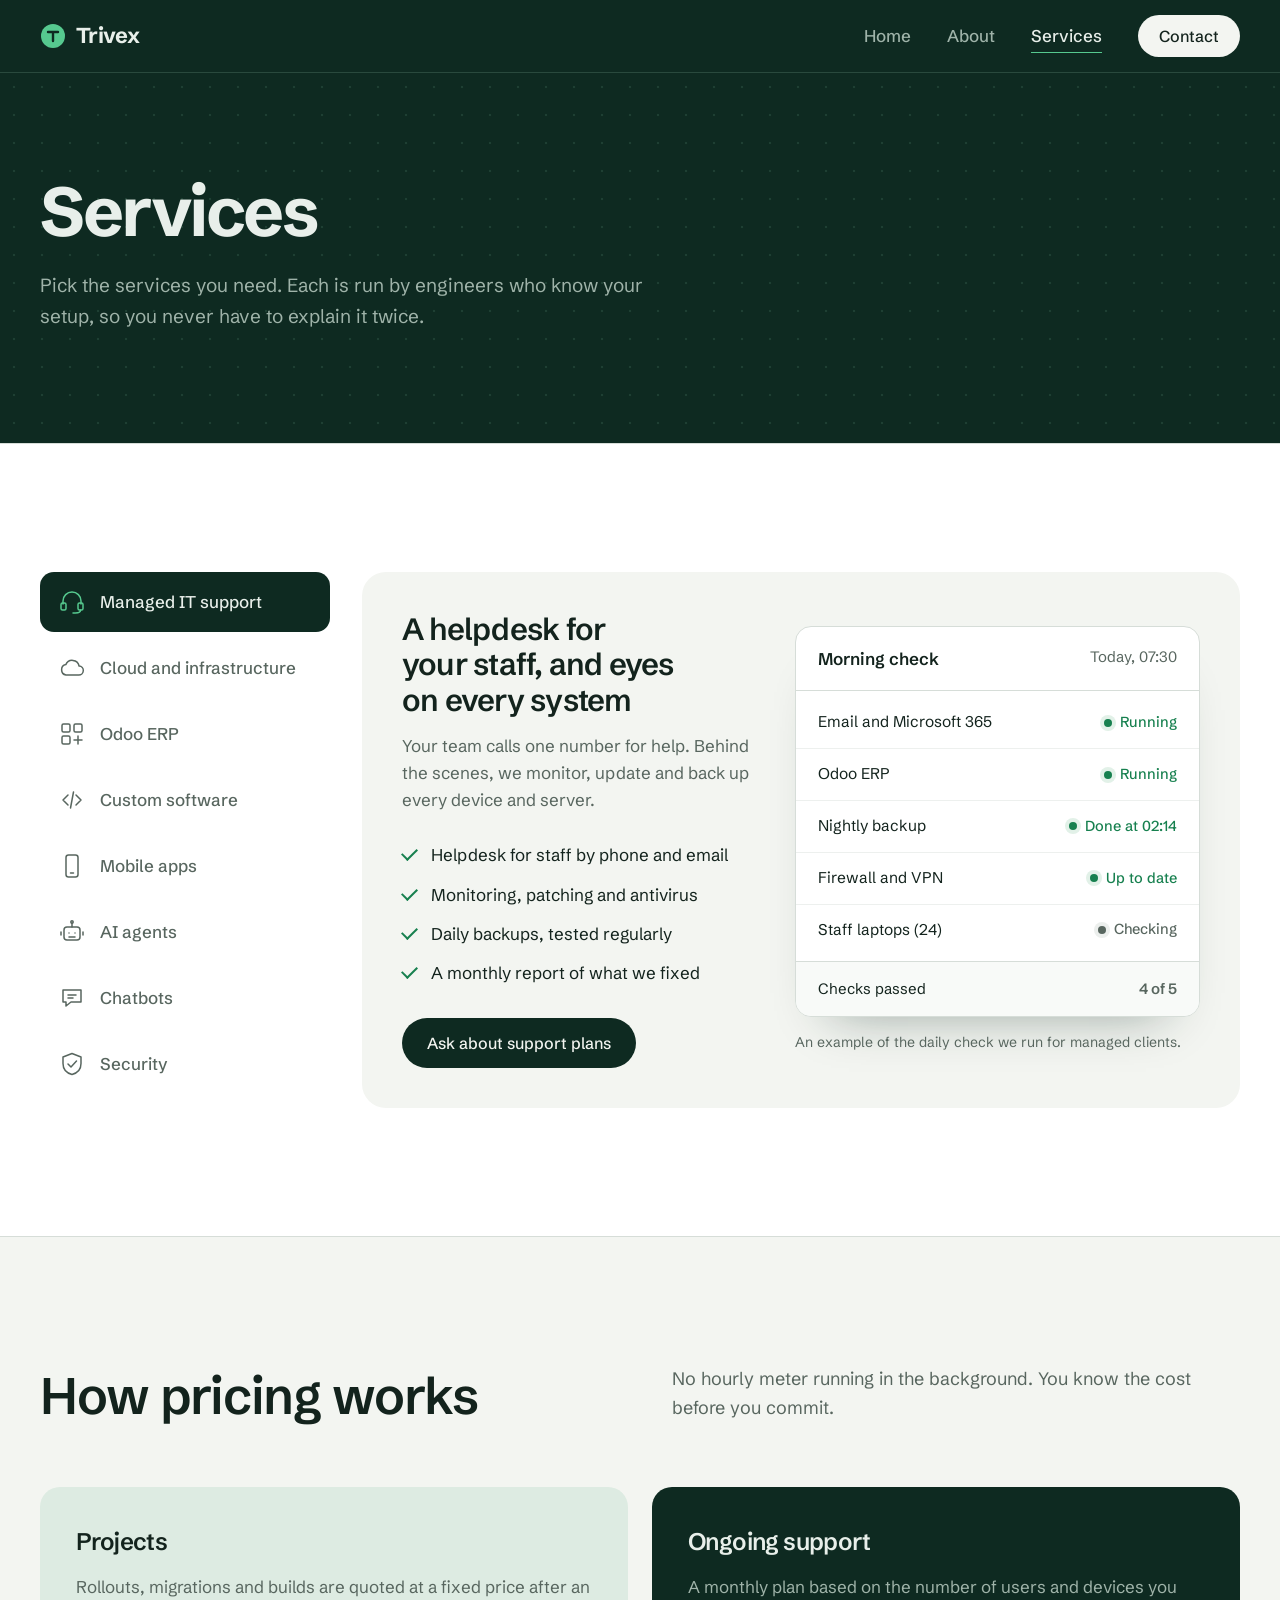
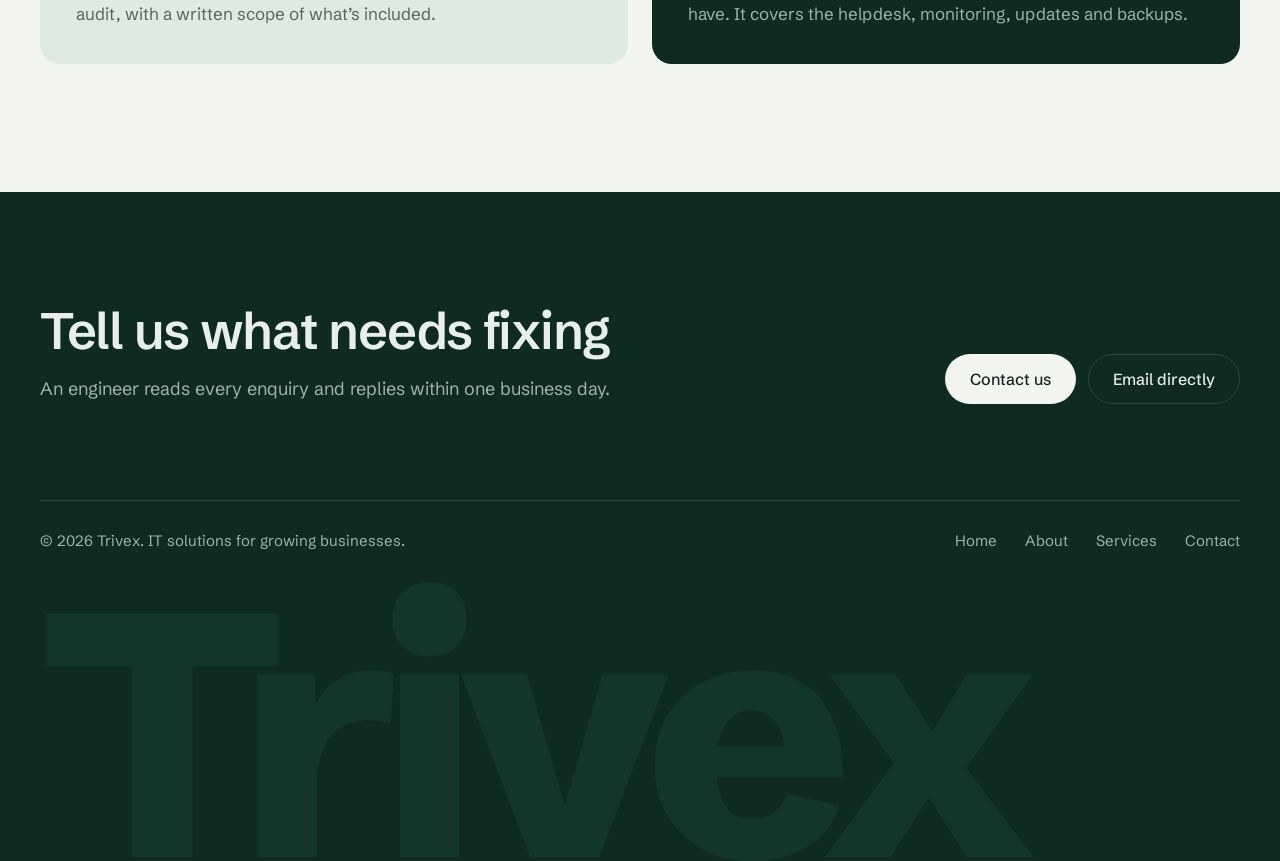
<file: services.html>
<!doctype html>
<html lang="en">
<head>
<meta charset="utf-8">
<meta name="viewport" content="width=device-width, initial-scale=1">
<title>Services — Trivex</title>
<meta name="description" content="Managed IT support, AWS cloud, Odoo ERP, custom software, mobile apps, AI agents, chatbots and security from one team.">
<link rel="preconnect" href="https://fonts.googleapis.com">
<link rel="preconnect" href="https://fonts.gstatic.com" crossorigin>
<link href="https://fonts.googleapis.com/css2?family=Schibsted+Grotesk:wght@400;500;600;700;800&display=swap" rel="stylesheet">
<link rel="stylesheet" href="styles.css">
</head>
<body>
<svg width="0" height="0" style="position:absolute" aria-hidden="true">
  <symbol id="i-support" viewBox="0 0 28 28"><path d="M5 16v-3a9 9 0 0 1 18 0v3"/><rect x="3" y="15" width="5" height="7" rx="1.5"/><rect x="20" y="15" width="5" height="7" rx="1.5"/><path d="M22.5 22c0 2-2 3-5 3H15"/></symbol>
  <symbol id="i-cloud" viewBox="0 0 28 28"><path d="M8 21h12.5a4.5 4.5 0 0 0 .6-9A7 7 0 0 0 7.8 10.6 5.3 5.3 0 0 0 8 21Z"/></symbol>
  <symbol id="i-erp" viewBox="0 0 28 28"><rect x="4" y="4" width="8" height="8" rx="1.5"/><rect x="16" y="4" width="8" height="8" rx="1.5"/><rect x="4" y="16" width="8" height="8" rx="1.5"/><path d="M20 16v8M16 20h8"/></symbol>
  <symbol id="i-code" viewBox="0 0 28 28"><path d="m10 9-5 5 5 5M18 9l5 5-5 5M15.5 6l-3 16"/></symbol>
  <symbol id="i-shield" viewBox="0 0 28 28"><path d="M14 3.5 23 7v6.5c0 5.6-3.8 9.6-9 11-5.2-1.4-9-5.4-9-11V7l9-3.5Z"/><path d="m10 14 3 3 5.5-6"/></symbol>
  <symbol id="i-phone" viewBox="0 0 28 28"><rect x="8" y="3" width="12" height="22" rx="2.5"/><path d="M12.5 21h3"/></symbol>
  <symbol id="i-agent" viewBox="0 0 28 28"><rect x="6" y="9" width="16" height="13" rx="3"/><path d="M14 9V5M11 15h.01M17 15h.01M11 19h6M3 14v3M25 14v3"/><circle cx="14" cy="4" r="1.2"/></symbol>
  <symbol id="i-chat" viewBox="0 0 28 28"><path d="M5 6h18v12H13l-5 4v-4H5z"/><path d="M10 11h8M10 14h5"/></symbol>
  <symbol id="i-clock" viewBox="0 0 24 24"><circle cx="12" cy="12" r="9"/><path d="M12 7v5l3 2"/></symbol>
  <symbol id="i-doc" viewBox="0 0 24 24"><path d="M7 3h7l4 4v14H7z"/><path d="M14 3v4h4M10 12h5M10 16h5"/></symbol>
  <symbol id="i-loop" viewBox="0 0 24 24"><path d="M4 12a8 8 0 0 1 14-5.3M20 12a8 8 0 0 1-14 5.3"/><path d="M18 3v4h-4M6 21v-4h4"/></symbol>
</svg>

<header class="top">
  <div class="wrap bar">
    <a class="logo" href="index.html" aria-label="Trivex home">
      <svg viewBox="0 0 26 26" aria-hidden="true"><circle cx="13" cy="13" r="12" fill="#56C98F"/><path d="M8 9h10M13 9v9" stroke="#0E2A21" stroke-width="2.4" stroke-linecap="round"/></svg>
      Trivex
    </a>
    <button class="menu-btn" type="button" aria-expanded="false" aria-controls="nav"><i></i>Menu</button>
    <nav id="nav" aria-label="Main">
      <a href="index.html">Home</a>
      <a href="about.html">About</a>
      <a href="services.html" aria-current="page">Services</a>
      <a class="btn btn-light" href="contact.html">Contact</a>
    </nav>
  </div>
</header>

  <div class="dots page-hero">
    <div class="wrap">
      <h1>Services</h1>
      <p class="lede">Pick the services you need. Each is run by engineers who know your setup, so you never have to explain it twice.</p>
    </div>
  </div>

<main>
  <section class="sec white">
    <div class="wrap">
      <div class="explorer">
        <div class="tabs" role="tablist" aria-label="Services" aria-orientation="vertical">
          <button class="tab" role="tab" id="t-it" data-slug="managed-it" aria-controls="s-it" aria-selected="true"><svg aria-hidden="true"><use href="#i-support"/></svg>Managed IT support</button>
          <button class="tab" role="tab" id="t-cloud" data-slug="cloud" aria-controls="s-cloud" aria-selected="false" tabindex="-1"><svg aria-hidden="true"><use href="#i-cloud"/></svg>Cloud and infrastructure</button>
          <button class="tab" role="tab" id="t-erp" data-slug="odoo" aria-controls="s-erp" aria-selected="false" tabindex="-1"><svg aria-hidden="true"><use href="#i-erp"/></svg>Odoo ERP</button>
          <button class="tab" role="tab" id="t-sw" data-slug="software" aria-controls="s-sw" aria-selected="false" tabindex="-1"><svg aria-hidden="true"><use href="#i-code"/></svg>Custom software</button>
          <button class="tab" role="tab" id="t-app" data-slug="mobile-apps" aria-controls="s-app" aria-selected="false" tabindex="-1"><svg aria-hidden="true"><use href="#i-phone"/></svg>Mobile apps</button>
          <button class="tab" role="tab" id="t-ai" data-slug="ai-agents" aria-controls="s-ai" aria-selected="false" tabindex="-1"><svg aria-hidden="true"><use href="#i-agent"/></svg>AI agents</button>
          <button class="tab" role="tab" id="t-bot" data-slug="chatbots" aria-controls="s-bot" aria-selected="false" tabindex="-1"><svg aria-hidden="true"><use href="#i-chat"/></svg>Chatbots</button>
          <button class="tab" role="tab" id="t-sec" data-slug="security" aria-controls="s-sec" aria-selected="false" tabindex="-1"><svg aria-hidden="true"><use href="#i-shield"/></svg>Security</button>
        </div>

        <div class="pane" role="tabpanel" id="s-it" aria-labelledby="t-it">
          <div>
            <h3>A helpdesk for your staff, and eyes on every system</h3>
            <p>Your team calls one number for help. Behind the scenes, we monitor, update and back up every device and server.</p>
            <ul class="ticks"><li>Helpdesk for staff by phone and email</li><li>Monitoring, patching and antivirus</li><li>Daily backups, tested regularly</li><li>A monthly report of what we fixed</li></ul>
            <a class="btn btn-dark" href="contact.html?service=managed-it">Ask about support plans</a>
          </div>
          <div class="vis">
            <div class="board" id="board" aria-label="Example morning check">
              <div class="board-head"><strong>Morning check</strong><span>Today, 07:30</span></div>
              <ul>
                <li>Email and Microsoft 365<span class="state"><span class="v">Running</span><span class="w">Checking</span></span></li>
                <li>Odoo ERP<span class="state"><span class="v">Running</span><span class="w">Checking</span></span></li>
                <li>Nightly backup<span class="state"><span class="v">Done at 02:14</span><span class="w">Checking</span></span></li>
                <li>Firewall and VPN<span class="state"><span class="v">Up to date</span><span class="w">Checking</span></span></li>
                <li>Staff laptops (24)<span class="state"><span class="v">All patched</span><span class="w">Checking</span></span></li>
              </ul>
              <div class="board-foot"><span>Checks passed</span><b id="passed">5 of 5</b></div>
            </div>
            <p class="vis-note">An example of the daily check we run for managed clients.</p>
          </div>
        </div>

        <div class="pane" role="tabpanel" id="s-cloud" aria-labelledby="t-cloud" hidden>
          <div>
            <h3>Cloud infrastructure, designed and built on AWS</h3>
            <p>We design and set up the servers behind your websites and apps, so they stay fast when traffic spikes and cost less when it’s quiet.</p>
            <ul class="ticks"><li>AWS EC2 servers and hosting</li><li>Auto scaling and load balancers</li><li>Custom Lambda functions</li><li>Moves to Microsoft 365 and Google Workspace</li><li>Office Wi-Fi, cabling and VPN</li></ul>
            <a class="btn btn-dark" href="contact.html?service=cloud">Plan your setup</a>
          </div>
          <div class="vis">
            <div class="arch" role="img" aria-label="Example AWS setup: visitors reach a load balancer, which spreads traffic across an auto scaling group of EC2 servers, backed by a database and Lambda functions">
              <div class="node">Visitors</div>
              <i class="link"></i>
              <div class="node dark">Load balancer</div>
              <i class="link"></i>
              <div class="asg">
                <b>Auto scaling group</b>
                <div class="ec2"><span>EC2</span><span>EC2</span><span class="spare">+ at peak</span></div>
              </div>
              <i class="link"></i>
              <div class="pair"><div class="node">Database</div><div class="node">Lambda functions</div></div>
            </div>
            <p class="vis-note">An example setup for a web app that gets busy at month end.</p>
          </div>
        </div>

        <div class="pane" role="tabpanel" id="s-erp" aria-labelledby="t-erp" hidden>
          <div>
            <h3>Sales, stock and accounts in one system</h3>
            <p>We set up Odoo around the way your business already works, move your data across, and train your team to use it.</p>
            <ul class="ticks"><li>Setup and custom modules</li><li>Data migration from your old system</li><li>Takeover of existing Odoo setups</li><li>Training and ongoing support</li></ul>
            <a class="btn btn-dark" href="contact.html?service=odoo">Talk about Odoo</a>
          </div>
          <div class="vis">
            <div class="mods">
              <div class="mod on">Sales<small>Set up</small></div>
              <div class="mod on">CRM<small>Set up</small></div>
              <div class="mod on">Inventory<small>Set up</small></div>
              <div class="mod on">Purchase<small>Set up</small></div>
              <div class="mod on">Accounting<small>Set up</small></div>
              <div class="mod">Manufacturing<small>Later</small></div>
              <div class="mod on">Invoicing<small>Set up</small></div>
              <div class="mod">Employees<small>Later</small></div>
              <div class="mod">Website<small>Later</small></div>
            </div>
            <p class="vis-note">An example rollout: start with what you need, add modules as you grow.</p>
          </div>
        </div>

        <div class="pane" role="tabpanel" id="s-sw" aria-labelledby="t-sw" hidden>
          <div>
            <h3>Websites, portals and tools built for your team</h3>
            <p>When off-the-shelf software doesn’t fit, we build what does, connect it to the apps you already use, and keep it running after launch.</p>
            <ul class="ticks"><li>Company websites</li><li>Client and dealer portals</li><li>Internal tools and dashboards</li><li>Hosting, updates and maintenance</li></ul>
            <a class="btn btn-dark" href="contact.html?service=software">Describe your project</a>
          </div>
          <div class="vis">
            <div class="browser" role="img" aria-label="Example client portal showing a customer’s orders and their status">
              <div class="chrome"><div><i></i><i></i><i></i></div><span>portal.yourcompany.com</span></div>
              <div class="app">
                <div class="side"><b>Portal</b><span class="on"></span><span></span><span></span><span></span></div>
                <div class="main">
                  <b>Your orders</b>
                  <div class="row"><span>SO-1042<small>12 units</small></span><span class="pill">Shipped</span></div>
                  <div class="row"><span>SO-1041<small>40 units</small></span><span class="pill">Paid</span></div>
                  <div class="row"><span>SO-1039<small>8 units</small></span><span class="pill wait">Awaiting stock</span></div>
                  <div class="row"><span>SO-1036<small>25 units</small></span><span class="pill">Delivered</span></div>
                </div>
              </div>
            </div>
            <p class="vis-note">An example dealer portal, connected to Odoo.</p>
          </div>
        </div>

        <div class="pane" role="tabpanel" id="s-app" aria-labelledby="t-app" hidden>
          <div>
            <h3>Mobile apps, from design to the app stores</h3>
            <p>We design, build and launch apps for your customers or your team, and keep them updated after release.</p>
            <ul class="ticks"><li>Design, from wireframes to final screens</li><li>Native iOS and Android apps</li><li>Hybrid apps from one Flutter codebase</li><li>Connected to Odoo or your own backend</li><li>App Store and Play Store release</li></ul>
            <a class="btn btn-dark" href="contact.html?service=mobile-apps">Talk about your app</a>
          </div>
          <div class="vis">
            <div class="phone" role="img" aria-label="Example customer app showing an order that has been placed, packed and shipped">
              <div class="notch"></div>
              <div class="screen">
                <b>Order SO-1042</b>
                <small>12 units, arriving Friday</small>
                <ol class="track">
                  <li class="done">Placed</li>
                  <li class="done">Packed</li>
                  <li class="now">Shipped</li>
                  <li>Delivered</li>
                </ol>
                <span class="app-btn">Track delivery</span>
              </div>
              <div class="tabbar"><i class="on"></i><i></i><i></i><i></i></div>
            </div>
            <ul class="plats"><li>iOS</li><li>Android</li><li>Flutter</li><li>Native</li><li>Hybrid</li></ul>
          </div>
        </div>

        <div class="pane" role="tabpanel" id="s-ai" aria-labelledby="t-ai" hidden>
          <div>
            <h3>AI agents that take repetitive work off your team</h3>
            <p>An AI agent works through routine tasks in your own systems, such as Odoo, email and shared files, and asks a person before doing anything important.</p>
            <ul class="ticks"><li>Invoice matching, data entry and reports</li><li>Works inside Odoo, email and your files</li><li>A person approves anything important</li><li>Every step is logged so you can check it</li></ul>
            <a class="btn btn-dark" href="contact.html?service=ai-agents">Find a task to automate</a>
          </div>
          <div class="vis">
            <div class="board agent">
              <div class="board-head"><strong>Match yesterday’s payments</strong><span>09:00</span></div>
              <ul>
                <li>Read 42 invoices from Odoo<span class="state">Done</span></li>
                <li>Read the bank statement<span class="state">Done</span></li>
                <li>Matched 40 payments to invoices<span class="state">Done</span></li>
                <li>2 payments didn’t match<span class="state hold">Needs you</span></li>
              </ul>
              <div class="approve"><span>Mark the 40 matched invoices as paid?</span><div><b class="yes">Approve</b><b>Review</b></div></div>
            </div>
            <p class="vis-note">An example agent run for an accounts team.</p>
          </div>
        </div>

        <div class="pane" role="tabpanel" id="s-bot" aria-labelledby="t-bot" hidden>
          <div>
            <h3>Chatbots that answer customers any time of day</h3>
            <p>A bot on your website or WhatsApp answers common questions from your own information, and hands the chat to your team when a person is needed.</p>
            <ul class="ticks"><li>Website chat and WhatsApp bots</li><li>Order status, bookings and lead capture</li><li>Answers from your FAQs and Odoo data</li><li>Hands over to your team when needed</li></ul>
            <a class="btn btn-dark" href="contact.html?service=chatbots">Plan a chatbot</a>
          </div>
          <div class="vis">
            <div class="chat" role="img" aria-label="Example chat: a customer asks where their order is and the bot replies that it shipped today and will arrive Friday">
              <div class="chat-head"><i></i><div><b>Help</b><small>Replies instantly</small></div></div>
              <div class="msgs">
                <p class="them">Hi, where is my order SO-1042?</p>
                <p class="bot">It shipped today and should arrive on Friday. Would you like the tracking link?</p>
                <p class="them">Yes please</p>
                <p class="bot">Here it is: track.example.com/1042. Anything else I can help with?</p>
              </div>
              <div class="quick"><span>Change delivery address</span><span>Talk to a person</span></div>
            </div>
            <p class="vis-note">An example order-status bot, connected to Odoo.</p>
          </div>
        </div>

        <div class="pane" role="tabpanel" id="s-sec" aria-labelledby="t-sec" hidden>
          <div>
            <h3>Close the gaps most businesses leave open</h3>
            <p>Most attacks get in through weak passwords, old software or untested backups. We fix the basics first, then keep them fixed.</p>
            <ul class="ticks"><li>Firewall and VPN setup</li><li>Two-step sign-in and access control</li><li>Security audits and staff training</li><li>A written recovery plan</li></ul>
            <a class="btn btn-dark" href="contact.html?service=security">Book a security review</a>
          </div>
          <div class="vis">
            <div class="board">
              <div class="board-head"><strong>Security review</strong><span>Every quarter</span></div>
              <ul>
                <li>Firewall rules reviewed<span class="state">Passed</span></li>
                <li>Two-step sign-in for all staff<span class="state">Passed</span></li>
                <li>Backups restored and tested<span class="state">Passed</span></li>
                <li>Old admin accounts removed<span class="state">Passed</span></li>
                <li>Staff phishing training<span class="state">Passed</span></li>
              </ul>
              <div class="board-foot"><span>Items passed</span><b>5 of 5</b></div>
            </div>
            <p class="vis-note">An example of the checklist we review with clients each quarter.</p>
          </div>
        </div>
      </div>
    </div>
  </section>

  <section class="sec">
    <div class="wrap">
      <div class="sec-head">
        <h2>How pricing works</h2>
        <p class="lede">No hourly meter running in the background. You know the cost before you commit.</p>
      </div>
      <div class="terms">
        <div class="term"><h3>Projects</h3><p>Rollouts, migrations and builds are quoted at a fixed price after an audit, with a written scope of what’s included.</p></div>
        <div class="term dark"><h3>Ongoing support</h3><p>A monthly plan based on the number of users and devices you have. It covers the helpdesk, monitoring, updates and backups.</p></div>
      </div>
    </div>
  </section>
</main>

<footer class="site-foot">
  <div class="wrap">
    <div class="cta">
      <div>
        <h2>Tell us what needs fixing</h2>
        <p class="lede">An engineer reads every enquiry and replies within one business day.</p>
      </div>
      <div class="actions">
        <a class="btn btn-light" href="contact.html">Contact us</a>
        <a class="btn btn-line" href="mailto:trivexitsolution@gmail.com">Email directly</a>
      </div>
    </div>
    <div class="foot">
      <span>© <span id="yr">2026</span> Trivex. IT solutions for growing businesses.</span>
      <nav aria-label="Footer"><a href="index.html">Home</a><a href="about.html">About</a><a href="services.html">Services</a><a href="contact.html">Contact</a></nav>
    </div>
    <div class="mark" aria-hidden="true">Trivex</div>
  </div>
</footer>

<script src="script.js"></script>
</body>
</html>
</file>
<file: styles.css>
:root {
  --forest: #0E2A21;
  --forest-2: #143628;
  --forest-line: #29493D;
  --paper: #F3F5F1;
  --surface: #FFFFFF;
  --ink: #13231D;
  --muted: #58665F;
  --rule: #D6DDD8;
  --mint: #DDEBE2;
  --ok: #17804F;
  --ok-bright: #56C98F;
  --on-dark: #E8EFEA;
  --on-dark-muted: #9FB3A9;
  --max: 1200px;
}
* { box-sizing: border-box; }
html { -webkit-text-size-adjust: 100%; scroll-behavior: smooth; scroll-padding-top: 88px; }
@media (prefers-reduced-motion: reduce) { html { scroll-behavior: auto; } }
body { margin: 0; background: var(--paper); color: var(--ink); font: 400 1.0625rem/1.6 "Schibsted Grotesk", system-ui, sans-serif; }
a { color: inherit; }
button, input, textarea { font: inherit; color: inherit; }
:focus-visible { outline: 2px solid var(--ok-bright); outline-offset: 3px; border-radius: 6px; }
.wrap { width: min(var(--max), 100% - 32px); margin-inline: auto; }
h1, h2, h3 { margin: 0; font-weight: 600; letter-spacing: -0.025em; text-wrap: balance; }
h2 { font-size: clamp(2.1rem, 4vw, 3.25rem); line-height: 1.05; }
p { margin: 0; }
.lede { color: var(--muted); max-width: 54ch; font-size: 1.125rem; }

/* Buttons */
.btn { display: inline-flex; align-items: center; justify-content: center; gap: 10px; min-height: 50px; padding: 0 24px; border-radius: 999px; border: 1px solid transparent; font-weight: 500; font-size: 1rem; line-height: 1; text-decoration: none; cursor: pointer; transition: background .15s, border-color .15s, color .15s; }
.btn-light { background: var(--paper); color: var(--ink); }
.btn-light:hover { background: #fff; }
.btn-line { background: transparent; color: var(--on-dark); border-color: var(--forest-line); }
.btn-line:hover { border-color: var(--on-dark); }
.btn-dark { background: var(--forest); color: var(--paper); }
.btn-dark:hover { background: var(--forest-2); }
.btn-outline { background: transparent; color: var(--ink); border-color: var(--rule); }
.btn-outline:hover { border-color: var(--ink); }
.actions { display: flex; flex-wrap: wrap; gap: 12px; margin-top: 40px; }

/* Header */
.top { position: sticky; top: 0; z-index: 30; background: var(--forest); color: var(--on-dark); border-bottom: 1px solid var(--forest-line); }
.bar { display: flex; align-items: center; justify-content: space-between; gap: 24px; height: 72px; }
.logo { display: inline-flex; align-items: center; gap: 10px; font-weight: 700; font-size: 1.35rem; letter-spacing: -0.03em; text-decoration: none; }
.logo svg { width: 26px; height: 26px; }
.bar nav { display: flex; align-items: center; gap: 36px; font-weight: 500; }
.bar nav a:not(.btn) { text-decoration: none; color: var(--on-dark-muted); text-underline-offset: 10px; text-decoration-thickness: 2px; }
.bar nav a:not(.btn):hover { color: var(--on-dark); }
.bar nav a[aria-current="page"]:not(.btn) { color: var(--on-dark); text-decoration: underline; text-decoration-color: var(--ok-bright); }
.bar .btn { min-height: 42px; padding: 0 20px; }
.bar .btn[aria-current="page"] { background: var(--ok-bright); color: var(--forest); }
.menu-btn { display: none; align-items: center; gap: 10px; min-height: 42px; padding: 0 16px; border-radius: 999px; border: 1px solid var(--forest-line); background: transparent; color: var(--on-dark); font-weight: 500; cursor: pointer; }
.menu-btn i, .menu-btn i::before { display: block; width: 16px; height: 2px; background: currentColor; border-radius: 2px; position: relative; transition: transform .2s; }
.menu-btn i::before { content: ""; position: absolute; top: -5px; }
.menu-btn i { margin-top: 5px; }
.menu-btn[aria-expanded="true"] i { transform: translateY(-2.5px) rotate(45deg); }
.menu-btn[aria-expanded="true"] i::before { transform: translateY(5px) rotate(-90deg); }

/* Dark page heads */
.dots { background-color: var(--forest); background-image: radial-gradient(circle, #1E3F33 1.2px, transparent 1.6px); background-size: 28px 28px; color: var(--on-dark); overflow: hidden; }
.dots .lede { color: var(--on-dark-muted); }
.page-hero { padding: 104px 0 112px; }
.page-hero h1 { font-size: clamp(2.6rem, 5.4vw, 4.6rem); line-height: 1; letter-spacing: -0.04em; font-weight: 700; max-width: 16ch; }
.page-hero .lede { margin-top: 24px; font-size: 1.1875rem; }

/* Home hero */
.hero-grid { display: grid; grid-template-columns: 1fr 1.1fr; gap: 48px; align-items: center; padding: 96px 0 112px; }
.hero-grid h1 { font-size: clamp(2.8rem, 6vw, 5.4rem); line-height: .98; letter-spacing: -0.045em; font-weight: 700; }
.hero-grid .lede { margin-top: 28px; font-size: 1.1875rem; }
.works { margin-top: 56px; padding-top: 24px; border-top: 1px solid var(--forest-line); color: var(--on-dark-muted); font-size: .9375rem; max-width: 46ch; }
.works strong { color: var(--on-dark); font-weight: 500; }
.net { width: 100%; height: auto; display: block; }
.net text { font-family: "Schibsted Grotesk", system-ui, sans-serif; }
.net .ring { transform-origin: 320px 260px; animation: spin 60s linear infinite; }
@keyframes spin { to { transform: rotate(360deg); } }
@media (prefers-reduced-motion: reduce) { .net .ring { animation: none; } }

/* Promise strip */
.promise { background: var(--mint); }
.promise ul { list-style: none; margin: 0 auto; padding: 44px 0; display: grid; grid-template-columns: repeat(3, 1fr); gap: 40px; }
.promise li { display: grid; grid-template-columns: 44px 1fr; gap: 16px; align-items: start; }
.promise svg { width: 44px; height: 44px; padding: 10px; border-radius: 12px; background: var(--surface); fill: none; stroke: var(--ok); stroke-width: 1.7; stroke-linecap: round; stroke-linejoin: round; }
.promise strong { display: block; font-weight: 600; font-size: 1.0625rem; }
.promise span { color: var(--muted); font-size: .9688rem; }

/* Sections */
.sec { padding: 128px 0; }
.sec.white { background: var(--surface); border-block: 1px solid var(--rule); }
.sec-head { display: grid; grid-template-columns: 1fr 1fr; gap: 64px; align-items: end; }
.split { display: grid; grid-template-columns: 1fr 1fr; gap: 72px; align-items: center; }
.split .lede { margin-top: 20px; }

/* Home: service links */
.svc-links { list-style: none; margin: 64px 0 0; padding: 0; border-block: 1px solid var(--rule); }
.svc-links a { display: grid; grid-template-columns: 44px 1fr 1.5fr 110px; gap: 32px; align-items: center; padding: 28px 16px; margin: 0 -16px; text-decoration: none; transition: background .15s; }
.svc-links li + li a { border-top: 1px solid var(--rule); }
.svc-links a:hover { background: var(--paper); }
.svc-links svg { width: 28px; height: 28px; fill: none; stroke: var(--ink); stroke-width: 1.5; stroke-linecap: round; stroke-linejoin: round; }
.svc-links h3 { font-size: 1.3rem; }
.svc-links p { color: var(--muted); }
.svc-links .more { justify-self: end; font-size: .9375rem; font-weight: 500; color: var(--ok); }
.svc-links a:hover .more { text-decoration: underline; text-underline-offset: 4px; }

/* About: comparison and steps */
.compare { display: grid; grid-template-columns: 1fr 1fr; gap: 24px; margin-top: 72px; }
.panel { border-radius: 20px; padding: 28px 28px 20px; }
.panel h3 { font-size: 1.125rem; }
.panel p { color: var(--muted); font-size: .9688rem; margin-top: 4px; }
.panel svg { display: block; width: 100%; height: auto; margin-top: 16px; }
.panel svg text { font-family: "Schibsted Grotesk", system-ui, sans-serif; }
.panel.before { background: var(--surface); border: 1px solid var(--rule); }
.panel.after { background: var(--forest); color: var(--on-dark); }
.panel.after p { color: var(--on-dark-muted); }
.steps { list-style: none; margin: 72px 0 0; padding: 0; display: grid; grid-template-columns: repeat(3, 1fr); gap: 40px; counter-reset: step; position: relative; }
.steps::before { content: ""; position: absolute; left: 22px; right: 22px; top: 22px; height: 1px; background: var(--rule); }
.steps li { counter-increment: step; position: relative; }
.steps li::before { content: counter(step); display: grid; place-items: center; width: 44px; height: 44px; border-radius: 50%; background: var(--surface); border: 1px solid var(--ink); font-weight: 600; margin-bottom: 24px; }
.steps li:last-child::before { background: var(--forest); color: var(--paper); border-color: var(--forest); }
.steps h3 { font-size: 1.3rem; margin-bottom: 8px; }
.steps p { color: var(--muted); max-width: 34ch; }
.platforms { display: flex; flex-wrap: wrap; gap: 12px; margin-top: 40px; list-style: none; padding: 0; }
.platforms li { padding: 12px 20px; border-radius: 999px; background: var(--surface); border: 1px solid var(--rule); font-weight: 600; }

/* Services explorer */
.explorer { display: grid; grid-template-columns: 290px 1fr; gap: 32px; align-items: start; }
.tabs { display: grid; gap: 6px; position: sticky; top: 104px; }
.tab { all: unset; box-sizing: border-box; cursor: pointer; display: grid; grid-template-columns: 28px 1fr; gap: 14px; align-items: center; padding: 16px 18px; border-radius: 14px; font-weight: 500; color: var(--muted); transition: background .15s, color .15s; }
.tab svg { width: 28px; height: 28px; fill: none; stroke: currentColor; stroke-width: 1.5; stroke-linecap: round; stroke-linejoin: round; }
.tab:hover { background: var(--paper); color: var(--ink); }
.tab[aria-selected="true"] { background: var(--forest); color: var(--on-dark); }
.tab[aria-selected="true"] svg { stroke: var(--ok-bright); }
.tab:focus-visible { outline: 2px solid var(--ok); outline-offset: 2px; }
.pane { display: grid; grid-template-columns: 1fr 1.15fr; gap: 40px; padding: 40px; border-radius: 24px; background: var(--paper); min-height: 470px; }
.pane[hidden] { display: none; }
.pane h3 { font-size: clamp(1.6rem, 2.4vw, 2rem); line-height: 1.15; }
.pane > div > p { color: var(--muted); margin-top: 14px; }
.ticks { list-style: none; margin: 28px 0 0; padding: 0; display: grid; gap: 12px; }
.ticks li { display: flex; gap: 14px; align-items: baseline; }
.ticks li::before { content: ""; flex: none; width: 13px; height: 7px; border-left: 2px solid var(--ok); border-bottom: 2px solid var(--ok); transform: translateY(-4px) rotate(-45deg); }
.pane .btn { margin-top: 32px; }
.vis { align-self: center; }
.vis-note { margin-top: 14px; color: var(--muted); font-size: .875rem; }

/* Pricing panel */
.terms { display: grid; grid-template-columns: 1fr 1fr; gap: 24px; margin-top: 64px; }
.term { background: var(--mint); border-radius: 20px; padding: 36px; }
.term.dark { background: var(--forest); color: var(--on-dark); }
.term h3 { font-size: 1.5rem; }
.term p { margin-top: 12px; color: var(--muted); }
.term.dark p { color: var(--on-dark-muted); }

/* Visual: check boards */
.board { background: var(--surface); border: 1px solid var(--rule); border-radius: 16px; box-shadow: 0 30px 50px -36px rgba(14,42,33,.45); overflow: hidden; }
.board-head { display: flex; justify-content: space-between; gap: 16px; padding: 18px 22px; border-bottom: 1px solid var(--rule); }
.board-head strong { font-weight: 600; }
.board-head span { color: var(--muted); font-size: .9375rem; }
.board ul { list-style: none; margin: 0; padding: 6px 0; }
.board li { display: flex; justify-content: space-between; align-items: center; gap: 16px; padding: 13px 22px; font-size: .9688rem; }
.board li + li { border-top: 1px solid #EDF0EE; }
.state { display: inline-flex; align-items: center; gap: 8px; font-size: .9063rem; font-weight: 500; color: var(--ok); white-space: nowrap; }
.state::before { content: ""; width: 8px; height: 8px; border-radius: 50%; background: currentColor; box-shadow: 0 0 0 4px #E2F1E8; }
.board-foot { display: flex; justify-content: space-between; gap: 16px; padding: 15px 22px; border-top: 1px solid var(--rule); background: #F8FAF8; font-size: .9375rem; }
.board-foot b { font-weight: 600; color: var(--ok); }
.board.boot li:not(.done) .state { color: var(--muted); }
.board.boot li:not(.done) .state::before { box-shadow: 0 0 0 4px #ECEFED; }
.board li .state .w, .board.boot li:not(.done) .state .v { display: none; }
.board.boot li:not(.done) .state .w { display: inline; }
.board.boot .board-foot b { color: var(--muted); }

/* Visual: cloud move */
.move { display: grid; grid-template-columns: 1fr 40px 1fr; align-items: center; gap: 8px; }
.stack { background: var(--surface); border: 1px solid var(--rule); border-radius: 16px; padding: 18px; }
.stack.to { background: var(--forest); border-color: var(--forest); color: var(--on-dark); }
.stack b { display: block; font-weight: 600; font-size: .875rem; color: var(--muted); margin-bottom: 12px; }
.stack.to b { color: var(--ok-bright); }
.stack span { display: block; padding: 10px 12px; border-radius: 10px; background: var(--paper); font-size: .9063rem; font-weight: 500; }
.stack span + span { margin-top: 8px; }
.stack.to span { background: var(--forest-2); }
.move > svg { width: 40px; height: 40px; fill: none; stroke: var(--ok); stroke-width: 1.8; stroke-linecap: round; stroke-linejoin: round; }

/* Visual: Odoo modules */
.mods { display: grid; grid-template-columns: repeat(3, 1fr); gap: 10px; }
.mod { background: var(--surface); border: 1px solid var(--rule); border-radius: 14px; padding: 16px 14px; min-height: 92px; display: flex; flex-direction: column; justify-content: space-between; font-weight: 600; font-size: .9375rem; }
.mod small { font-weight: 500; font-size: .8125rem; color: var(--muted); display: inline-flex; align-items: center; gap: 6px; }
.mod small::before { content: ""; width: 6px; height: 6px; border-radius: 50%; background: var(--rule); }
.mod.on { background: var(--forest); border-color: var(--forest); color: var(--on-dark); }
.mod.on small { color: var(--ok-bright); }
.mod.on small::before { background: var(--ok-bright); }

/* Visual: client portal */
.browser { background: var(--surface); border: 1px solid var(--rule); border-radius: 16px; overflow: hidden; box-shadow: 0 30px 50px -36px rgba(14,42,33,.45); }
.chrome { display: flex; align-items: center; gap: 14px; padding: 12px 16px; border-bottom: 1px solid var(--rule); background: #F8FAF8; }
.chrome i { width: 10px; height: 10px; border-radius: 50%; background: var(--rule); display: inline-block; margin-right: 6px; }
.chrome span { flex: 1; padding: 6px 12px; border-radius: 8px; background: var(--paper); font-size: .8125rem; color: var(--muted); }
.app { display: grid; grid-template-columns: 110px 1fr; min-height: 250px; }
.side { background: var(--forest); padding: 16px 12px; display: grid; align-content: start; gap: 10px; }
.side b { color: var(--on-dark); font-size: .8125rem; font-weight: 600; margin-bottom: 6px; }
.side span { height: 8px; border-radius: 4px; background: var(--forest-line); }
.side span.on { background: var(--ok-bright); width: 70%; }
.main { padding: 16px 18px; }
.main b { font-weight: 600; font-size: .9375rem; }
.row { display: grid; grid-template-columns: 1fr auto; gap: 12px; align-items: center; padding: 11px 0; border-bottom: 1px solid #EDF0EE; font-size: .8438rem; }
.row:first-of-type { margin-top: 8px; }
.row small { color: var(--muted); font-size: inherit; margin-left: 6px; }
.pill { padding: 3px 10px; border-radius: 999px; font-size: .75rem; font-weight: 600; background: var(--mint); color: var(--ok); }
.pill.wait { background: #F1EEE6; color: #75653A; }

/* Contact page */
.contact-grid { display: grid; grid-template-columns: 1fr 1.1fr; gap: 72px; align-items: start; }
.contact-grid h2 { font-size: clamp(1.6rem, 2.6vw, 2.1rem); }
.mail { display: inline-block; margin-top: 20px; font-size: clamp(1.4rem, 2.8vw, 2.25rem); font-weight: 600; letter-spacing: -0.02em; text-decoration: none; overflow-wrap: anywhere; border-bottom: 2px solid var(--rule); padding-bottom: 6px; }
.mail:hover { border-color: var(--ok); }
.contact-grid .actions { margin-top: 24px; }
.reply { margin-top: 40px; display: flex; gap: 14px; align-items: center; color: var(--muted); font-size: .9688rem; }
.reply i { flex: none; width: 10px; height: 10px; border-radius: 50%; background: var(--ok); box-shadow: 0 0 0 5px #D3EADB; }
.include { margin-top: 48px; padding-top: 32px; border-top: 1px solid var(--rule); }
.include h3 { font-size: 1.125rem; margin-bottom: 14px; }
.include ul { margin: 0; padding: 0; list-style: none; display: grid; gap: 10px; color: var(--muted); }
.include li { display: flex; gap: 14px; }
.include li::before { content: ""; flex: none; width: 6px; height: 6px; margin-top: .65em; border-radius: 50%; background: var(--ok); }
form { background: var(--surface); border: 1px solid var(--rule); color: var(--ink); border-radius: 24px; padding: 36px; display: grid; gap: 20px; box-shadow: 0 40px 60px -48px rgba(14,42,33,.4); }
form h3 { font-size: 1.375rem; }
.field { display: grid; gap: 8px; }
.field > span, legend { font-weight: 500; font-size: .9375rem; }
input[type="text"], textarea { width: 100%; padding: 13px 14px; border: 1px solid var(--rule); border-radius: 12px; background: var(--paper); }
input[type="text"]:focus, textarea:focus { outline: none; border-color: var(--ok); background: var(--surface); box-shadow: 0 0 0 3px #D3EADB; }
textarea { min-height: 120px; resize: vertical; }
.two { display: grid; grid-template-columns: 1fr 1fr; gap: 14px; }
fieldset { border: 0; margin: 0; padding: 0; min-width: 0; }
legend { padding: 0; margin-bottom: 10px; }
.chips { display: flex; flex-wrap: wrap; gap: 8px; }
.chip { position: relative; }
.chip input { position: absolute; opacity: 0; inset: 0; margin: 0; cursor: pointer; }
.chip span { display: inline-flex; align-items: center; gap: 8px; padding: 9px 14px; border-radius: 999px; border: 1px solid var(--rule); background: var(--surface); font-size: .9063rem; font-weight: 500; transition: background .15s, color .15s, border-color .15s; }
.chip input:checked + span { background: var(--forest); border-color: var(--forest); color: var(--on-dark); }
.chip input:checked + span::before { content: ""; width: 10px; height: 5px; border-left: 2px solid var(--ok-bright); border-bottom: 2px solid var(--ok-bright); transform: translateY(-2px) rotate(-45deg); }
.chip input:focus-visible + span { outline: 2px solid var(--ok); outline-offset: 2px; }
form .btn { width: 100%; min-height: 54px; }
.form-note { color: var(--muted); font-size: .8438rem; text-align: center; }

/* FAQ */
.faq { display: grid; grid-template-columns: 1fr 1.4fr; gap: 72px; align-items: start; }
.faq details { border-top: 1px solid var(--rule); }
.faq details:last-child { border-bottom: 1px solid var(--rule); }
.faq summary { list-style: none; cursor: pointer; display: flex; justify-content: space-between; gap: 24px; align-items: center; padding: 24px 0; font-weight: 600; font-size: 1.1875rem; }
.faq summary::-webkit-details-marker { display: none; }
.faq summary::after { content: ""; flex: none; width: 12px; height: 12px; border-right: 2px solid var(--ink); border-bottom: 2px solid var(--ink); transform: translateY(-3px) rotate(45deg); transition: transform .2s; }
.faq details[open] summary::after { transform: translateY(3px) rotate(-135deg); }
.faq details p { color: var(--muted); padding: 0 40px 24px 0; max-width: 62ch; }

/* Footer */
.site-foot { background: var(--forest); color: var(--on-dark); overflow: hidden; }
.cta { display: flex; justify-content: space-between; align-items: end; gap: 40px; flex-wrap: wrap; padding: 112px 0 0; }
.cta .lede { color: var(--on-dark-muted); margin-top: 18px; }
.cta .actions { margin-top: 0; }
.foot { display: flex; justify-content: space-between; flex-wrap: wrap; gap: 16px; margin-top: 96px; padding: 28px 0; border-top: 1px solid var(--forest-line); color: var(--on-dark-muted); font-size: .9375rem; }
.site-foot.bare .foot { margin-top: 0; border-top: 0; padding-top: 40px; }
.foot nav { display: flex; flex-wrap: wrap; gap: 28px; }
.foot a { text-decoration: none; }
.foot a:hover { color: var(--on-dark); }
.mark { font-weight: 800; font-size: clamp(6rem, 27vw, 24rem); line-height: .74; letter-spacing: -0.06em; color: var(--forest-2); margin: 24px 0 0; user-select: none; white-space: nowrap; }

@media (max-width: 1080px) {
  .hero-grid, .sec-head, .split, .contact-grid, .faq { grid-template-columns: 1fr; }
  .sec-head, .split, .faq { gap: 24px; }
  .split { gap: 48px; }
  .contact-grid { gap: 56px; }
  .hero-grid { padding: 72px 0 80px; }
  .net { max-width: 640px; }
  .pane { grid-template-columns: 1fr; }
  .explorer { grid-template-columns: 240px 1fr; }
  .svc-links a { grid-template-columns: 36px 1fr auto; gap: 8px 20px; }
  .svc-links a p { grid-column: 2; grid-row: 2; }
  .svc-links .more { grid-row: 1 / span 2; grid-column: 3; }
}
@media (max-width: 820px) {
  .explorer { grid-template-columns: 1fr; }
  .tabs { position: static; display: flex; overflow-x: auto; gap: 6px; padding: 2px 2px 6px; scrollbar-width: none; }
  .tab { flex: none; grid-template-columns: 22px auto; padding: 12px 16px; border: 1px solid var(--rule); border-radius: 999px; }
  .tab svg { width: 22px; height: 22px; }
  .compare, .promise ul, .terms { grid-template-columns: 1fr; }
  .promise ul { gap: 24px; }
  .steps { grid-template-columns: 1fr; gap: 36px; }
  .steps::before { left: 22px; right: auto; top: 22px; bottom: 22px; width: 1px; height: auto; }
  .steps li { padding-left: 68px; }
  .steps li::before { position: absolute; left: 0; top: -8px; }
}
@media (max-width: 720px) {
  .menu-btn { display: inline-flex; }
  .bar nav { display: none; position: absolute; top: 100%; left: 0; right: 0; flex-direction: column; align-items: stretch; gap: 0; padding: 8px 16px 20px; background: var(--forest); border-bottom: 1px solid var(--forest-line); }
  .bar nav.open { display: flex; }
  .bar nav a:not(.btn) { padding: 14px 0; border-bottom: 1px solid var(--forest-line); font-size: 1.125rem; }
  .bar nav .btn { margin-top: 16px; min-height: 50px; }
}
@media (max-width: 640px) {
  .sec { padding: 88px 0; }
  .page-hero { padding: 72px 0 80px; }
  .cta { padding-top: 88px; }
  .pane, form, .term { padding: 24px; }
  .two { grid-template-columns: 1fr; }
  .move { grid-template-columns: 1fr; }
  .move > svg { transform: rotate(90deg); justify-self: center; }
  .mods { grid-template-columns: repeat(2, 1fr); }
  .app { grid-template-columns: 1fr; }
  .side { display: none; }
  .svc-links .more { display: none; }
  .svc-links a { grid-template-columns: 32px 1fr; }
}
.faq .lede { margin-top: 20px; }

/* Visual: AWS architecture */
.arch { display: grid; justify-items: center; }
.arch .node { padding: 12px 20px; border-radius: 12px; background: var(--surface); border: 1px solid var(--rule); font-weight: 600; font-size: .9375rem; text-align: center; }
.arch .node.dark { background: var(--forest); border-color: var(--forest); color: var(--on-dark); }
.arch .link { display: block; width: 2px; height: 22px; background: var(--ok); }
.asg { width: 100%; max-width: 360px; padding: 14px 16px 16px; border: 1.5px dashed #9CC5AE; border-radius: 16px; background: #EAF3ED; text-align: center; }
.asg b { display: block; font-size: .8125rem; font-weight: 600; color: var(--ok); margin-bottom: 10px; }
.ec2 { display: grid; grid-template-columns: repeat(3, 1fr); gap: 8px; }
.ec2 span { padding: 12px 6px; border-radius: 10px; background: var(--forest); color: var(--on-dark); font-weight: 600; font-size: .875rem; }
.ec2 .spare { background: transparent; color: var(--ok); border: 1.5px dashed #9CC5AE; font-weight: 500; }
.arch .pair { display: grid; grid-template-columns: 1fr 1fr; gap: 10px; width: 100%; max-width: 360px; }

/* Visual: phone */
.phone { width: 240px; margin-inline: auto; border: 9px solid var(--forest); border-radius: 38px; background: var(--surface); overflow: hidden; box-shadow: 0 30px 50px -30px rgba(14,42,33,.5); }
.notch { width: 84px; height: 20px; margin: 0 auto; background: var(--forest); border-radius: 0 0 14px 14px; }
.screen { padding: 18px 18px 8px; }
.screen b { display: block; font-weight: 600; font-size: 1.0625rem; }
.screen small { color: var(--muted); font-size: .8125rem; }
.track { list-style: none; margin: 18px 0 0; padding: 0; display: grid; gap: 0; }
.track li { position: relative; padding: 0 0 18px 28px; font-size: .875rem; color: var(--muted); }
.track li::before { content: ""; position: absolute; left: 0; top: 3px; width: 14px; height: 14px; border-radius: 50%; border: 2px solid var(--rule); background: var(--surface); box-sizing: border-box; }
.track li:not(:last-child)::after { content: ""; position: absolute; left: 6px; top: 19px; bottom: 1px; width: 2px; background: var(--rule); }
.track li.done, .track li.now { color: var(--ink); font-weight: 500; }
.track li.done::before { background: var(--ok); border-color: var(--ok); }
.track li.done:not(:last-child)::after { background: var(--ok); }
.track li.now::before { border-color: var(--ok); box-shadow: 0 0 0 4px #D3EADB; }
.app-btn { display: block; margin: 4px 0 8px; padding: 11px; border-radius: 12px; background: var(--forest); color: var(--on-dark); text-align: center; font-weight: 500; font-size: .875rem; }
.tabbar { display: flex; justify-content: space-around; padding: 12px 18px 16px; border-top: 1px solid #EDF0EE; }
.tabbar i { width: 18px; height: 4px; border-radius: 2px; background: var(--rule); }
.tabbar i.on { background: var(--ok); }
.plats { list-style: none; margin: 20px 0 0; padding: 0; display: flex; flex-wrap: wrap; justify-content: center; gap: 8px; }
.plats li { padding: 6px 14px; border-radius: 999px; background: var(--surface); border: 1px solid var(--rule); font-size: .8438rem; font-weight: 500; }

/* Visual: AI agent run */
.state.hold { color: #8A6A1F; }
.state.hold::before { box-shadow: 0 0 0 4px #F4ECD6; }
.approve { display: flex; justify-content: space-between; align-items: center; gap: 12px; flex-wrap: wrap; padding: 16px 22px; border-top: 1px solid var(--rule); background: #F8FAF8; font-size: .9063rem; }
.approve > div { display: flex; gap: 8px; }
.approve b { padding: 8px 14px; border-radius: 999px; border: 1px solid var(--rule); background: var(--surface); font-weight: 500; font-size: .8438rem; }
.approve b.yes { background: var(--forest); border-color: var(--forest); color: var(--on-dark); }

/* Visual: chatbot */
.chat { max-width: 380px; margin-inline: auto; background: var(--surface); border: 1px solid var(--rule); border-radius: 20px; overflow: hidden; box-shadow: 0 30px 50px -36px rgba(14,42,33,.45); }
.chat-head { display: flex; align-items: center; gap: 12px; padding: 14px 18px; background: var(--forest); color: var(--on-dark); }
.chat-head i { width: 32px; height: 32px; border-radius: 50%; background: var(--ok-bright); }
.chat-head b { display: block; font-weight: 600; font-size: .9375rem; line-height: 1.2; }
.chat-head small { color: var(--on-dark-muted); font-size: .8125rem; }
.msgs { display: grid; gap: 8px; padding: 18px; }
.msgs p { max-width: 82%; padding: 10px 14px; border-radius: 16px; font-size: .875rem; line-height: 1.45; }
.msgs .them { justify-self: end; background: var(--forest); color: var(--on-dark); border-bottom-right-radius: 4px; }
.msgs .bot { justify-self: start; background: var(--paper); border-bottom-left-radius: 4px; }
.quick { display: flex; flex-wrap: wrap; gap: 8px; padding: 0 18px 18px; }
.quick span { padding: 7px 12px; border-radius: 999px; border: 1px solid var(--ok); color: var(--ok); font-size: .8125rem; font-weight: 500; }

/* Enquiry form: extra fields, spam trap, sent state */
input[type="email"], input[type="tel"] { width: 100%; padding: 13px 14px; border: 1px solid var(--rule); border-radius: 12px; background: var(--paper); }
input[type="email"]:focus, input[type="tel"]:focus { outline: none; border-color: var(--ok); background: var(--surface); box-shadow: 0 0 0 3px #D3EADB; }
.field small { color: var(--muted); font-weight: 400; }
.field.bad input { border-color: #B4432F; }
.trap { position: absolute; left: -9999px; width: 1px; height: 1px; opacity: 0; }
form { position: relative; }
form button[disabled] { opacity: .6; cursor: progress; }
.form-note.error { color: #B4432F; }
.form-note a { color: inherit; font-weight: 600; }
.sent { background: var(--surface); border: 1px solid var(--rule); border-radius: 24px; padding: 48px 36px; text-align: center; box-shadow: 0 40px 60px -48px rgba(14,42,33,.4); }
.sent:focus { outline: none; }
.sent svg { width: 56px; height: 56px; fill: none; stroke: var(--ok); stroke-width: 2.4; stroke-linecap: round; stroke-linejoin: round; }
.sent svg circle { fill: #E2F1E8; stroke: none; }
.sent h3 { font-size: 1.75rem; margin-top: 18px; }
.sent p { color: var(--muted); margin: 12px auto 28px; max-width: 36ch; }
.sent b { color: var(--ink); font-weight: 600; overflow-wrap: anywhere; }
form[hidden], .sent[hidden] { display: none; }
.field.bad input, .field.bad textarea { border-color: #B4432F; }
fieldset.bad .chip span { border-color: #B4432F; }
</file>
